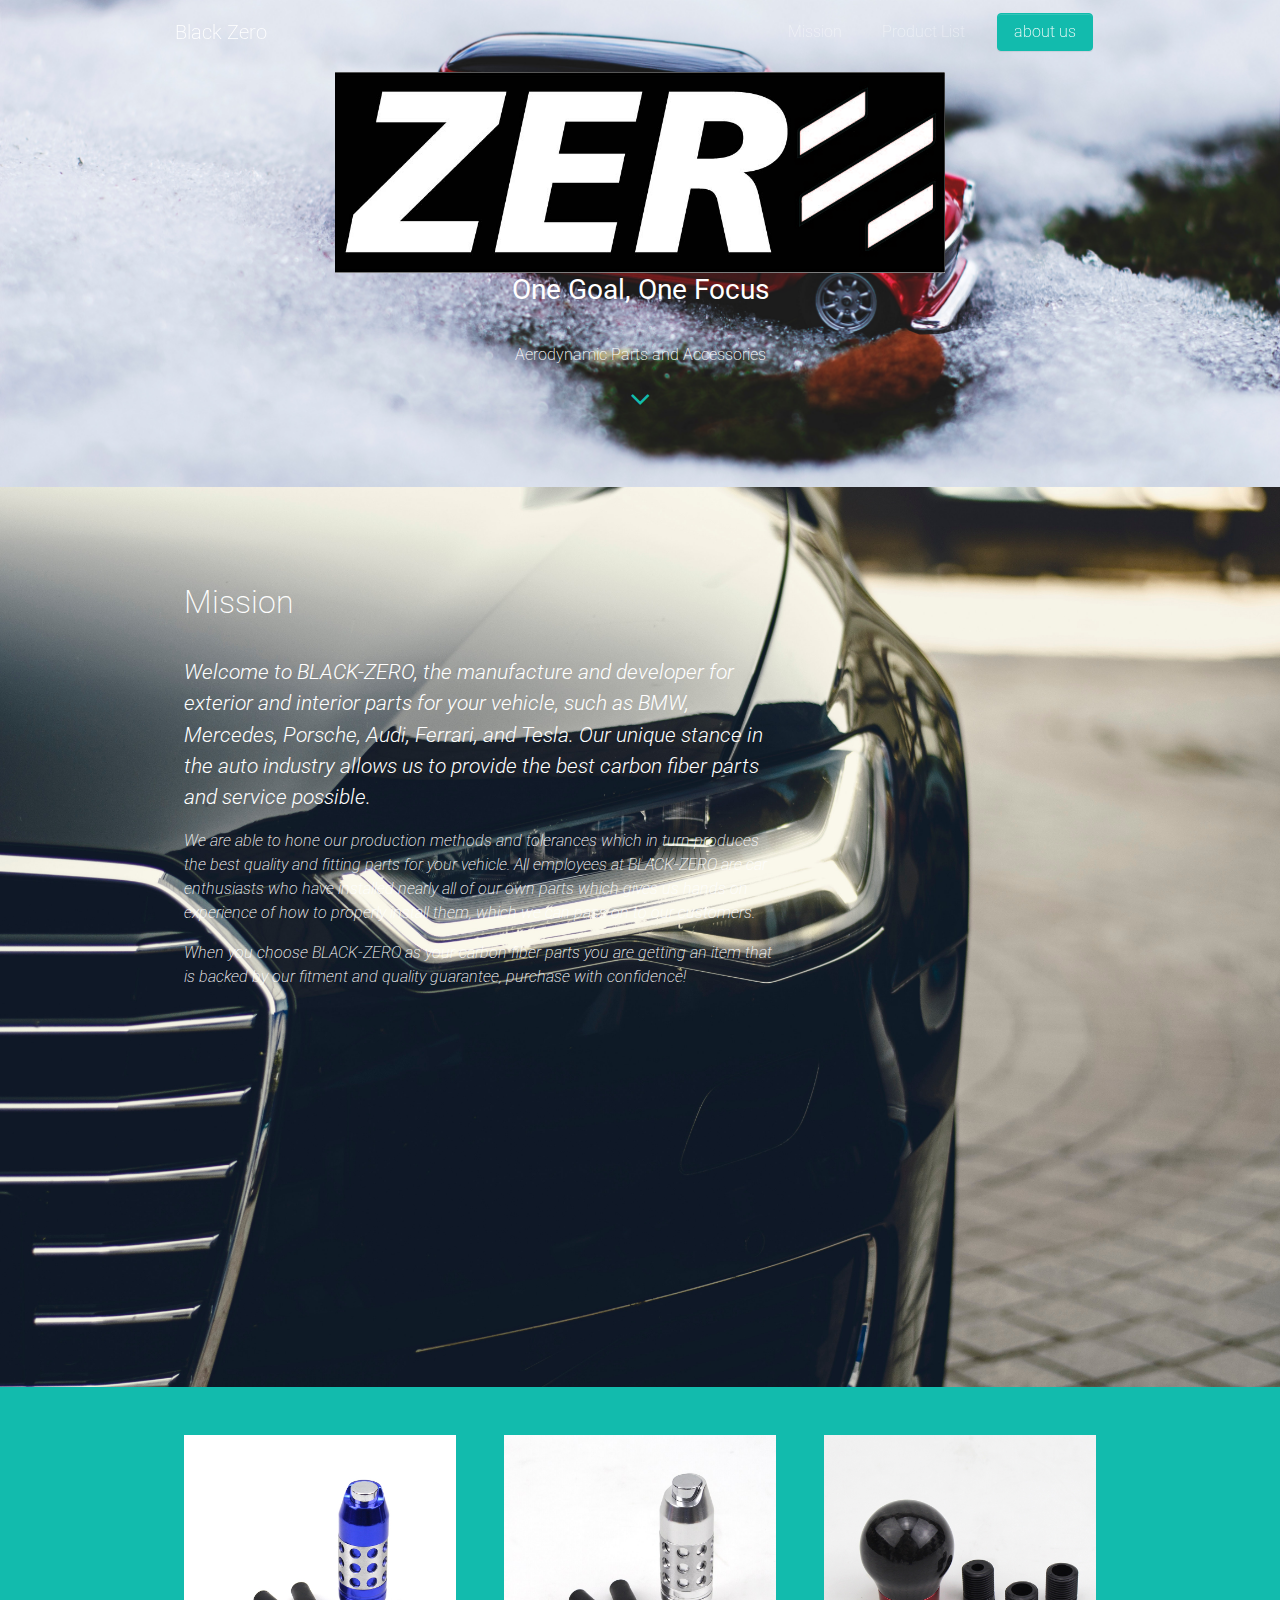
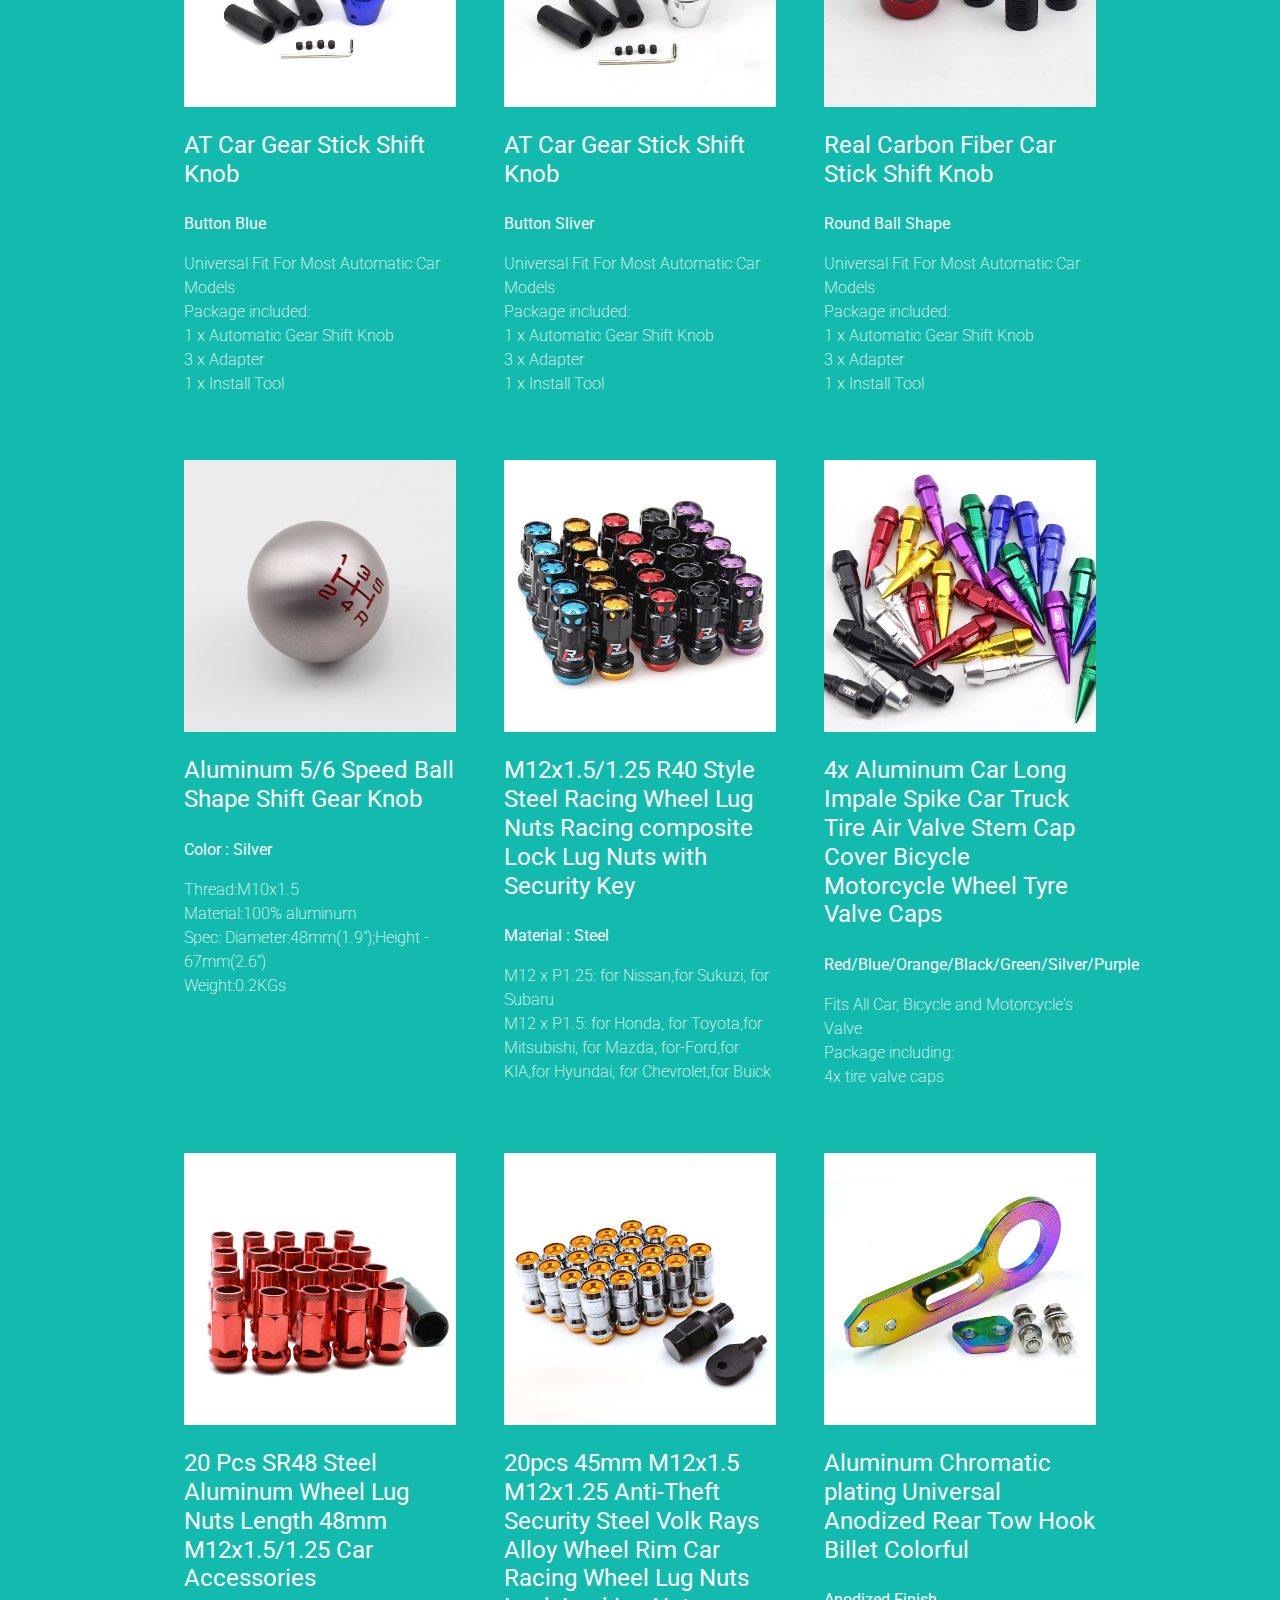
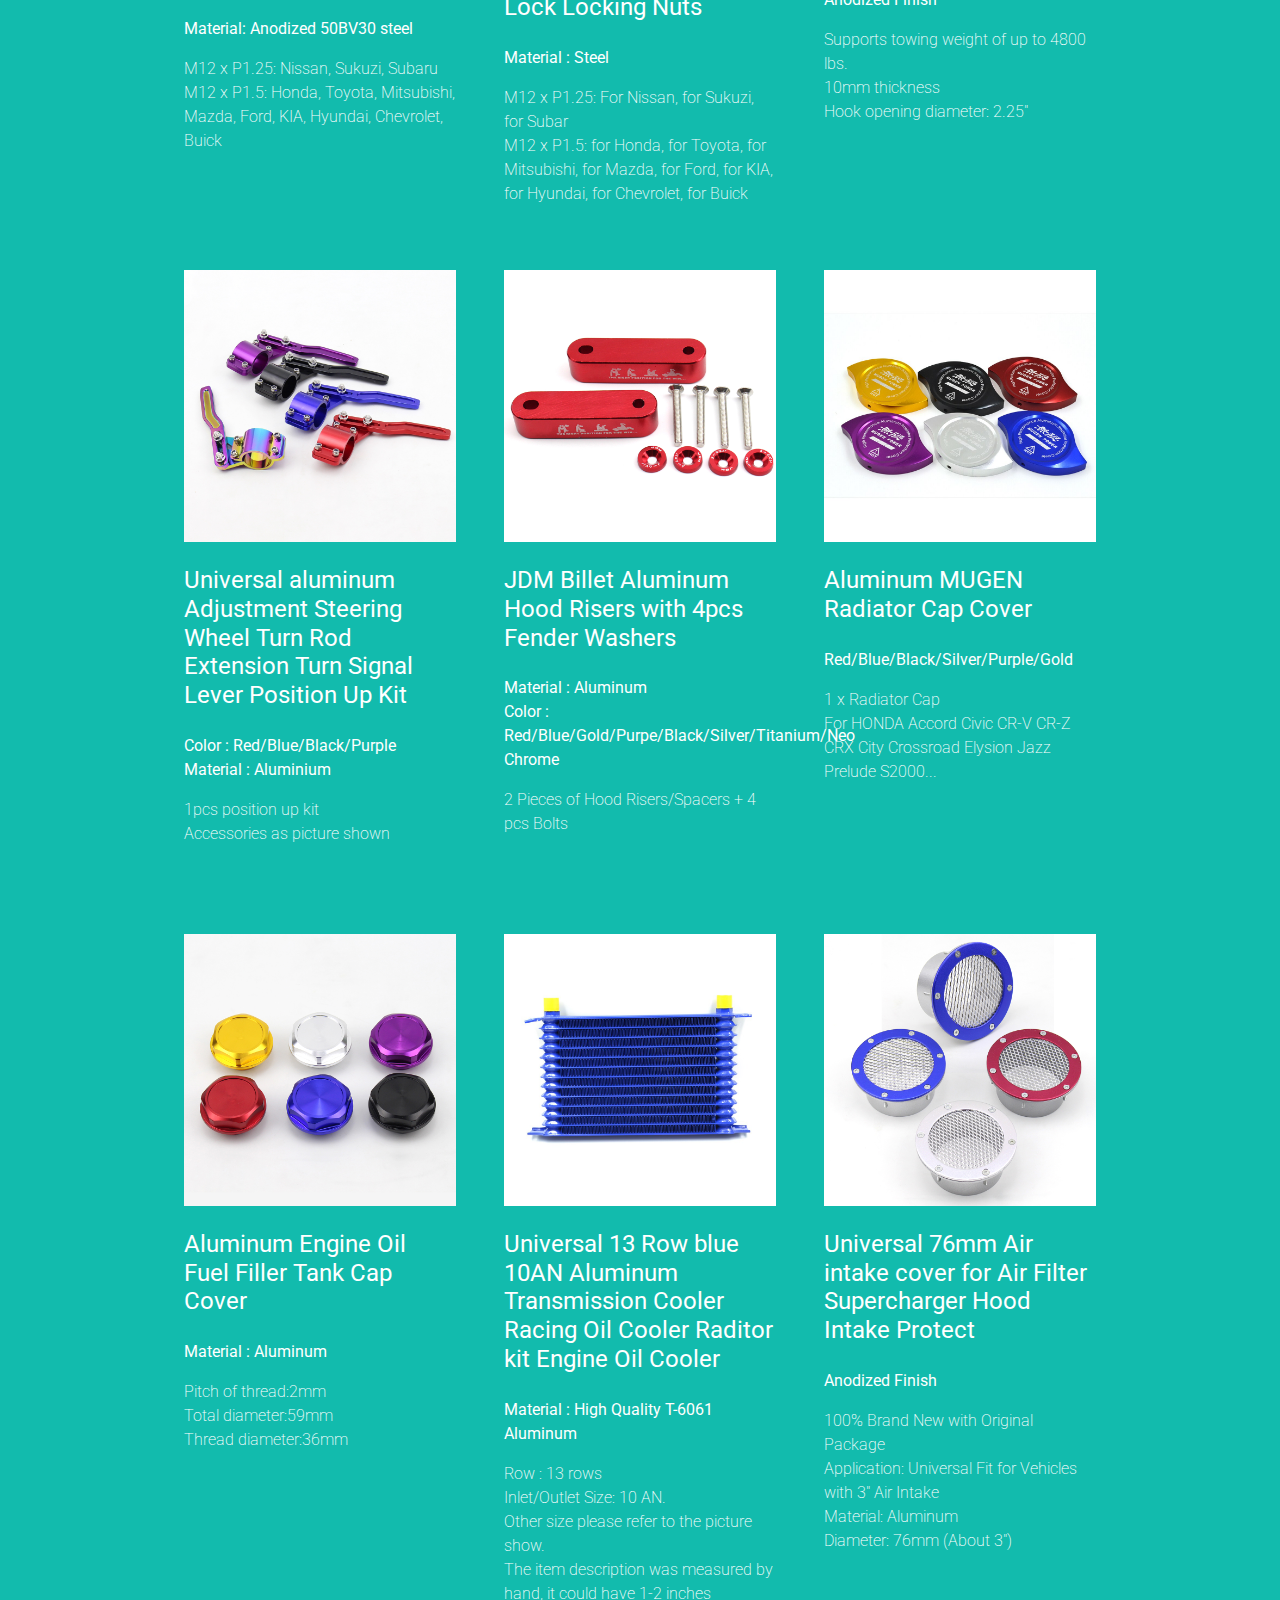
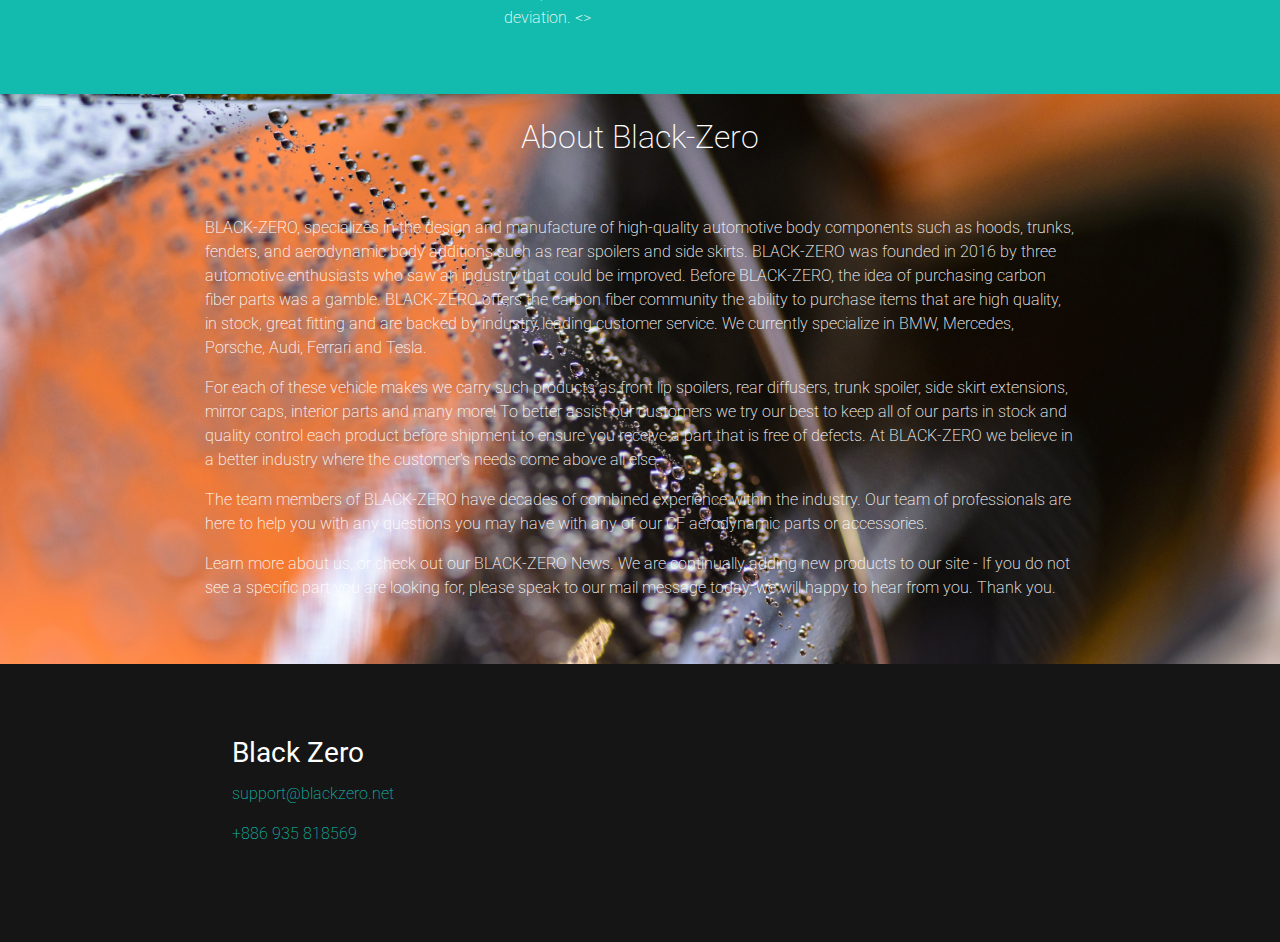
<file: index.html>
<!DOCTYPE html>
<html>

<head>
  <meta charset="utf-8">
  <meta name="viewport" content="width=device-width, initial-scale=1">
  <!-- PAGE settings -->
  <link rel="icon" href="assets/img/logo.ico">
  <title>Black Zero</title>
  <meta name="description" content="Black Zero Home Page">
  <meta name="keywords" content="Black Zero Home Page">
  <!-- CSS dependencies -->
  <link rel="stylesheet" href="https://cdnjs.cloudflare.com/ajax/libs/font-awesome/4.7.0/css/font-awesome.min.css" type="text/css">
  <link rel="stylesheet" href="aquamarine.css">
  <!-- Script: Make my navbar transparent when the document is scrolled to top -->
  <script src="js/navbar-ontop.js"></script>
  <!-- Script: Animated entrance -->
  <script src="js/animate-in.js"></script>
</head>

<body>
  <!-- Navbar -->
  <nav class="navbar navbar-expand-md navbar-dark fixed-top bg-dark">
    <div class="container"> <a class="navbar-brand" href="#">Black Zero</a> <button class="navbar-toggler navbar-toggler-right" type="button" data-toggle="collapse" data-target="#navbar2SupportedContent" aria-controls="navbar2SupportedContent" aria-expanded="false" aria-label="Toggle navigation"> <span class="navbar-toggler-icon"></span> </button>
      <div class="collapse navbar-collapse text-center justify-content-end" id="navbar2SupportedContent">
        <ul class="navbar-nav">
          <li class="nav-item mx-2"> <a class="nav-link" href="#mission">Mission</a> </li>
          <li class="nav-item mx-2"> <a class="nav-link" href="#product">Product List</a> </li>
        </ul> <a class="btn navbar-btn text-white mx-2 btn-primary" href="#us">about us</a>
      </div>
    </div>
  </nav>
  <!-- Cover -->
  <div class="py-5 text-center bg-fixed" style="	background-image: url(assets/img/vintage-car-on-snow-325680.jpg);	background-repeat: repeat;">
    <div class="container my-auto">
      <div class="row">
        <div class="mx-auto col-lg-8 col-md-8">
          <img class="img-fluid d-block" src="assets/img/Logo.jpg">
          <h3 class="mb-4 text-white"><b>One Goal, One Focus </b></h3>
          <p class="text-white">Aerodynamic Parts and Accessories</p>
        </div>
      </div>
    </div>
    <div class="container mt-auto">
      <div class="row">
        <div class="mx-auto col-lg-6 col-md-8 col-10">
          <a href="#mission"><i class="d-block fa fa-angle-down fa-2x"></i></a>
        </div>
      </div>
    </div>
  </div>
  <!-- Mission -->
  <div class="py-5 filter-dark cover bg-fixed" id="mission" style="	background-image: url(assets/img/auto-automobile-automotive-car-305070.jpg);	background-position: center bottom;	background-size: cover;	background-repeat: repeat;">
    <div class="container my-auto">
      <div class="row">
        <div class="col-md-8 p-3 text-white">
          <h2 class="mb-4">Mission</h2>
          <p class="lead">
            <i>
            Welcome to BLACK-ZERO, the manufacture and developer for exterior and interior parts for your vehicle, such as BMW, Mercedes, Porsche, Audi, Ferrari, and Tesla. Our unique stance in the auto industry allows us to provide the best carbon fiber parts and service possible.
            </i>
          </p>
          <p>  
            <i>
            We are able to hone our production methods and tolerances which in turn produces the best quality and fitting parts for your vehicle. All employees at BLACK-ZERO are car enthusiasts who have installed nearly all of our own parts which gives us hands on experience of how to properly install them, which we can pass on to our customers. 
            </i>  
          </p>
          <p>
            <i>
            When you choose BLACK-ZERO as your carbon fiber parts you are getting an item that is backed by our fitment and quality guarantee, purchase with confidence!
            </i>
          </p>
        </div>
      </div>
    </div>
  </div>
  <!-- Product -->
  <div class="py-3 bg-primary" id="product">
    <div class="container">
      <div class="row">
        <div class="col-md-4 col-6 p-3"> <img class="img-fluid d-block" src="assets/product/1.jpg">
          <h4 class="my-3"><b>AT Car Gear Stick Shift Knob</b> </h4>
          <p class=""><b>Button Blue</b></p>
          <p class="">Universal Fit For Most Automatic Car Models<br> Package included:<br> 1 x Automatic Gear Shift Knob<br> 3 x Adapter<br> 1 x Install Tool<br></p>
        </div>
        <div class="col-md-4 col-6 p-3"> <img class="img-fluid d-block" src="assets/product/2.jpg">
          <h4 class="my-3"><b>AT Car Gear Stick Shift Knob</b> </h4>
          <p><b>Button Sliver</b></p>
          <p>Universal Fit For Most Automatic Car Models<br> Package included:<br> 1 x Automatic Gear Shift Knob<br> 3 x Adapter<br> 1 x Install Tool<br></p>
        </div>
        <div class="col-md-4 col-6 p-3"> <img class="img-fluid d-block" src="assets/product/3.jpg">
          <h4 class="my-3"><b>Real Carbon Fiber Car Stick Shift Knob</b> </h4>
          <p><b>Round Ball Shape</b></p>
          <p>Universal Fit For Most Automatic Car Models<br> Package included:<br> 1 x Automatic Gear Shift Knob<br> 3 x Adapter<br> 1 x Install Tool<br></p>
        </div>
        <div class="col-md-4 col-6 p-3"> <img class="img-fluid d-block" src="assets/product/4.jpg">
          <h4 class="my-3"><b>Aluminum 5/6 Speed Ball Shape Shift Gear Knob</b> </h4>
          <p><b>Color : Silver</b></p>
          <p>Thread:M10x1.5<br> Material:100% aluminum<br> Spec: Diameter:48mm(1.9");Height - 67mm(2.6")<br> Weight:0.2KGs<br>
          </p>
        </div>
        <div class="col-md-4 col-6 p-3"> <img class="img-fluid d-block" src="assets/product/5.jpg">
          <h4 class="my-3"><b>M12x1.5/1.25 R40 Style Steel Racing Wheel Lug Nuts Racing composite Lock Lug Nuts with Security Key</b> </h4>
          <p><b>Material : Steel</b></p>
          <p>M12 x P1.25: for Nissan,for Sukuzi, for Subaru<br>M12 x P1.5: for Honda, for Toyota,for Mitsubishi, for Mazda, for-Ford,for KIA,for Hyundai, for Chevrolet,for Buick <br></p>
        </div>
        <div class="col-md-4 col-6 p-3"> <img class="img-fluid d-block" src="assets/product/6.jpg">
          <h4 class="my-3"><b>4x Aluminum Car Long Impale Spike Car Truck Tire Air Valve Stem Cap Cover Bicycle Motorcycle Wheel Tyre Valve Caps</b> </h4>
          <p><b>Red/Blue/Orange/Black/Green/Silver/Purple</b></p>
          <p> Fits All Car, Bicycle and Motorcycle's Valve<br> Package including:<br> 4x tire valve caps<br>
          </p>
        </div>
        <div class="col-md-4 col-6 p-3"> <img class="img-fluid d-block" src="assets/product/7.jpg">
          <h4 class="my-3"><b>20 Pcs SR48 Steel Aluminum Wheel Lug Nuts Length 48mm M12x1.5/1.25 Car Accessories</b> </h4>
          <p><b>Material: Anodized 50BV30 steel</b></p>
          <p>M12 x P1.25: Nissan, Sukuzi, Subaru<br> M12 x P1.5: Honda, Toyota, Mitsubishi, Mazda, Ford, KIA, Hyundai, Chevrolet, Buick<br>
          </p>
        </div>
        <div class="col-md-4 col-6 p-3"> <img class="img-fluid d-block" src="assets/product/8.jpg">
          <h4 class="my-3"><b>20pcs 45mm M12x1.5 M12x1.25 Anti-Theft Security Steel Volk Rays Alloy Wheel Rim Car Racing Wheel Lug Nuts Lock Locking Nuts</b> </h4>
          <p><b>Material : Steel</b></p>
          <p>M12 x P1.25: For Nissan, for Sukuzi, for Subar<br> M12 x P1.5: for Honda, for Toyota, for Mitsubishi, for Mazda, for Ford, for KIA, for Hyundai, for Chevrolet, for Buick<br>
          </p>
        </div>
        <div class="col-md-4 col-6 p-3"> <img class="img-fluid d-block" src="assets/product/9.jpg">
          <h4 class="my-3"><b>Aluminum Chromatic plating Universal Anodized Rear Tow Hook Billet Colorful</b> </h4>
          <p><b>Anodized Finish</b></p>
          <p>Supports towing weight of up to 4800 lbs.<br> 10mm thickness<br> Hook opening diameter: 2.25"<br>
          </p>
        </div>
        <div class="col-md-4 col-6 p-3"> <img class="img-fluid d-block" src="assets/product/10.jpg">
          <h4 class="my-3"><b>Universal aluminum Adjustment Steering Wheel Turn Rod Extension Turn Signal Lever Position Up Kit</b> </h4>
          <p><b>Color : Red/Blue/Black/Purple<br>Material : Aluminium</b><br></p>
          <p>1pcs position up kit<br> Accessories as picture shown<br>
            <br>
          </p>
        </div>
        <div class="col-md-4 col-6 p-3"> <img class="img-fluid d-block" src="assets/product/11.jpg">
          <h4 class="my-3"><b>JDM Billet Aluminum Hood Risers with 4pcs Fender Washers</b> </h4>
          <p><b>Material : Aluminum<br> Color : Red/Blue/Gold/Purpe/Black/Silver/Titanium/Neo Chrome<br>
            </b></p>
          <p> 2 Pieces of Hood Risers/Spacers + 4 pcs Bolts<br>
          </p>
        </div>
        <div class="col-md-4 col-6 p-3"> <img class="img-fluid d-block" src="assets/product/12.jpg">
          <h4 class="my-3"><b>Aluminum MUGEN Radiator Cap Cover</b> </h4>
          <p><b>Red/Blue/Black/Silver/Purple/Gold</b></p>
          <p> 1 x Radiator Cap <br> For HONDA Accord Civic CR-V CR-Z CRX City Crossroad Elysion Jazz Prelude S2000...<br>
          </p>
        </div>
        <div class="col-md-4 col-6 p-3"> <img class="img-fluid d-block" src="assets/product/13.jpg">
          <h4 class="my-3"><b>Aluminum Engine Oil Fuel Filler Tank Cap Cover</b> </h4>
          <p><b>Material : Aluminum</b></p>
          <p>Pitch of thread:2mm<br> Total diameter:59mm<br> Thread diameter:36mm<br>
            <br>
          </p>
        </div>
        <div class="col-md-4 col-6 p-3"> <img class="img-fluid d-block" src="assets/product/14.jpg">
          <h4 class="my-3"><b>Universal 13 Row blue 10AN Aluminum Transmission Cooler Racing Oil Cooler Raditor kit Engine Oil Cooler</b> </h4>
          <p><b>Material : High Quality T-6061 Aluminum</b></p>
          <p>Row : 13 rows<br> Inlet/Outlet Size: 10 AN.<br> Other size please refer to the picture show.<br> The item description was measured by hand, it could have 1-2 inches deviation. &lt;&gt; <br>
          </p>
        </div>
        <div class="col-md-4 col-6 p-3" style=""> <img class="img-fluid d-block" src="assets/product/16.jpg" style="">
          <h4 class="my-3"><b>Universal 76mm Air intake cover for Air Filter Supercharger Hood Intake Protect</b> </h4>
          <p><b>Anodized Finish</b></p>
          <p>100% Brand New with Original Package<br> Application: Universal Fit for Vehicles with 3" Air Intake<br> Material: Aluminum<br> Diameter: 76mm (About 3")<br>
            <br>
          </p>
        </div>
      </div>
    </div>
  </div>
  <!-- What -->
  <div id="what" style="	background-image: url(&quot;assets/img/blur-close-up-dewdrops-drops-248395.jpg&quot;);" class="py-3">
    <div class="container">
      <div class="row text-center">
        <div class="col-md-12 mx-auto px-4">
          <!--
          <h2 class="mb-4 text-white">What do we do</h2>
          <div class="row text-left">
            <div class="p-3 col-lg-4 col-md-2">
              <div class="row mb-3">
                <div class="text-center col-3"><i class="d-block mx-auto fa fa-4x fa-flask text-white"></i></div>
                <div class="align-self-center d-flex align-items-center px-0 px-md-2 col-9">
                  <h5 class="mb-0 text-white"><b>&nbsp; &nbsp;Test</b></h5>
                </div>
              </div>
              <p class="text-white">Lorem ipsum dolor sit amet, consectetur adipisici elit, sed eiusmod.</p>
            </div>
            <div class="p-3 col-lg-4 col-md-2">
              <div class="row mb-3">
                <div class="text-center col-3"><i class="d-block mx-auto fa fa-4x fa-fire text-white"></i></div>
                <div class="align-self-center d-flex align-items-center px-0 px-md-2 col-9">
                  <h5 class="mb-0 text-white"><b>&nbsp; Light up</b></h5>
                </div>
              </div>
              <p class="text-white">Ut enim ad minim veniam, quis nostrud exercitation ullamco laboris nisi ut aliquid.</p>
            </div>
            <div class="p-3 col-lg-4 col-md-2">
              <div class="row mb-3">
                <div class="text-center col-3"><i class="d-block mx-auto fa fa-4x fa-fighter-jet text-white"></i></div>
                <div class="align-self-center d-flex align-items-center px-0 px-md-2 col-9">
                  <h5 class="mb-0 text-white"><b>&nbsp; Rock it</b></h5>
                </div>
              </div>
              <p class="text-white">Quis aute iure reprehenderit in voluptate velit esse cillum dolore eu fugiat nulla pariatur.</p>
            </div>
          </div>
          -->
          <h2 class="mb-4 text-white">About Black-Zero</h2>
          <div class="row text-left text-white">
            <div class="p-3 col-lg-12 col-md-12">
              <p>
                BLACK-ZERO, specializes in the design and manufacture of high-quality automotive body components such as hoods, trunks, fenders, and aerodynamic body additions such as rear spoilers and side skirts. BLACK-ZERO was founded in 2016 by three automotive enthusiasts who saw an industry that could be improved. Before BLACK-ZERO, the idea of purchasing carbon fiber parts was a gamble. BLACK-ZERO offers the carbon fiber community the ability to purchase items that are high quality, in stock, great fitting and are backed by industry leading customer service. We currently specialize in BMW, Mercedes, Porsche, Audi, Ferrari and Tesla. 
              </p>
              <p>
                For each of these vehicle makes we carry such products as front lip spoilers, rear diffusers, trunk spoiler, side skirt extensions, mirror caps, interior parts and many more! To better assist our customers we try our best to keep all of our parts in stock and quality control each product before shipment to ensure you receive a part that is free of defects. At BLACK-ZERO we believe in a better industry where the customer's needs come above all else. 
              </p>
              <p>
                The team members of BLACK-ZERO have decades of combined experience within the industry. Our team of professionals are here to help you with any questions you may have with any of our CF aerodynamic parts or accessories. 
              </p>
              <p>
                Learn more about us, or check out our BLACK-ZERO News. We are continually adding new products to our site - If you do not see a specific part you are looking for, please speak to our mail message today, we will happy to hear from you. Thank you.
              </p>
              
            </div>
          </div>
        </div>         
      </div>
    </div>
  </div>
  <!-- us -->
  <div class="text-white bg-dark" id="us">
    <div class="container">
      <div class="row">
        <div class="p-5 col-md-6">
          <h3><b>Black Zero</b></h3>
          <p class="">
            <a href="#">support@blackzero.net</a>
          </p>
          <p class="mb-3">
            <a href="#">+886 935 818569</a>
          </p>
        </div>
      </div>
    </div>
  </div>
  <!-- Call to action -->
  <!-- Footer -->
  <!--
  <div class="pt-5 bg-dark">
    <div class="container">
      <div class="row">
        <div class="col-md-9">
          <p class="lead">Sign up to our newsletter for the latest news</p>
          <form class="form-inline">
            <div class="form-group"> <input type="email" class="form-control my-1 mr-1" placeholder="Your e-mail here"> </div> <button type="submit" class="btn my-1 btn-outline-primary">Subscribe</button> </form>
        </div>
        <div class="col-4 col-md-1 align-self-center my-3"> <a href="https://www.facebook.com" target="blank"><i class="fa fa-fw fa-facebook fa-3x text-white"></i></a> </div>
        <div class="col-4 col-md-1 align-self-center my-3"> <a href="https://twitter.com" target="blank"><i class="fa fa-fw fa-twitter fa-3x text-white"></i></a> </div>
        <div class="col-4 col-md-1 align-self-center my-3"> <a href="https://www.instagram.com" target="blank"><i class="fa fa-fw fa-instagram fa-3x text-white"></i></a> </div>
      </div>
      <div class="row">
        <div class="col-md-12 my-3 text-center">
          <p class="text-muted">© Copyright 2018 Pingendo - All rights reserved.</p>
        </div>
      </div>
    </div>
  </div>
  -->
  <!-- JavaScript dependencies -->
  <script src="https://code.jquery.com/jquery-3.3.1.min.js"></script>
  <script src="https://cdnjs.cloudflare.com/ajax/libs/popper.js/1.14.3/umd/popper.min.js" integrity="sha384-ZMP7rVo3mIykV+2+9J3UJ46jBk0WLaUAdn689aCwoqbBJiSnjAK/l8WvCWPIPm49" crossorigin="anonymous"></script>
  <script src="https://stackpath.bootstrapcdn.com/bootstrap/4.1.3/js/bootstrap.min.js" integrity="sha384-ChfqqxuZUCnJSK3+MXmPNIyE6ZbWh2IMqE241rYiqJxyMiZ6OW/JmZQ5stwEULTy" crossorigin="anonymous"></script>
  <!-- Script: Smooth scrolling between anchors in the same page -->
  <script src="js/smooth-scroll.js"></script>
  
</body>

</html>
</file>
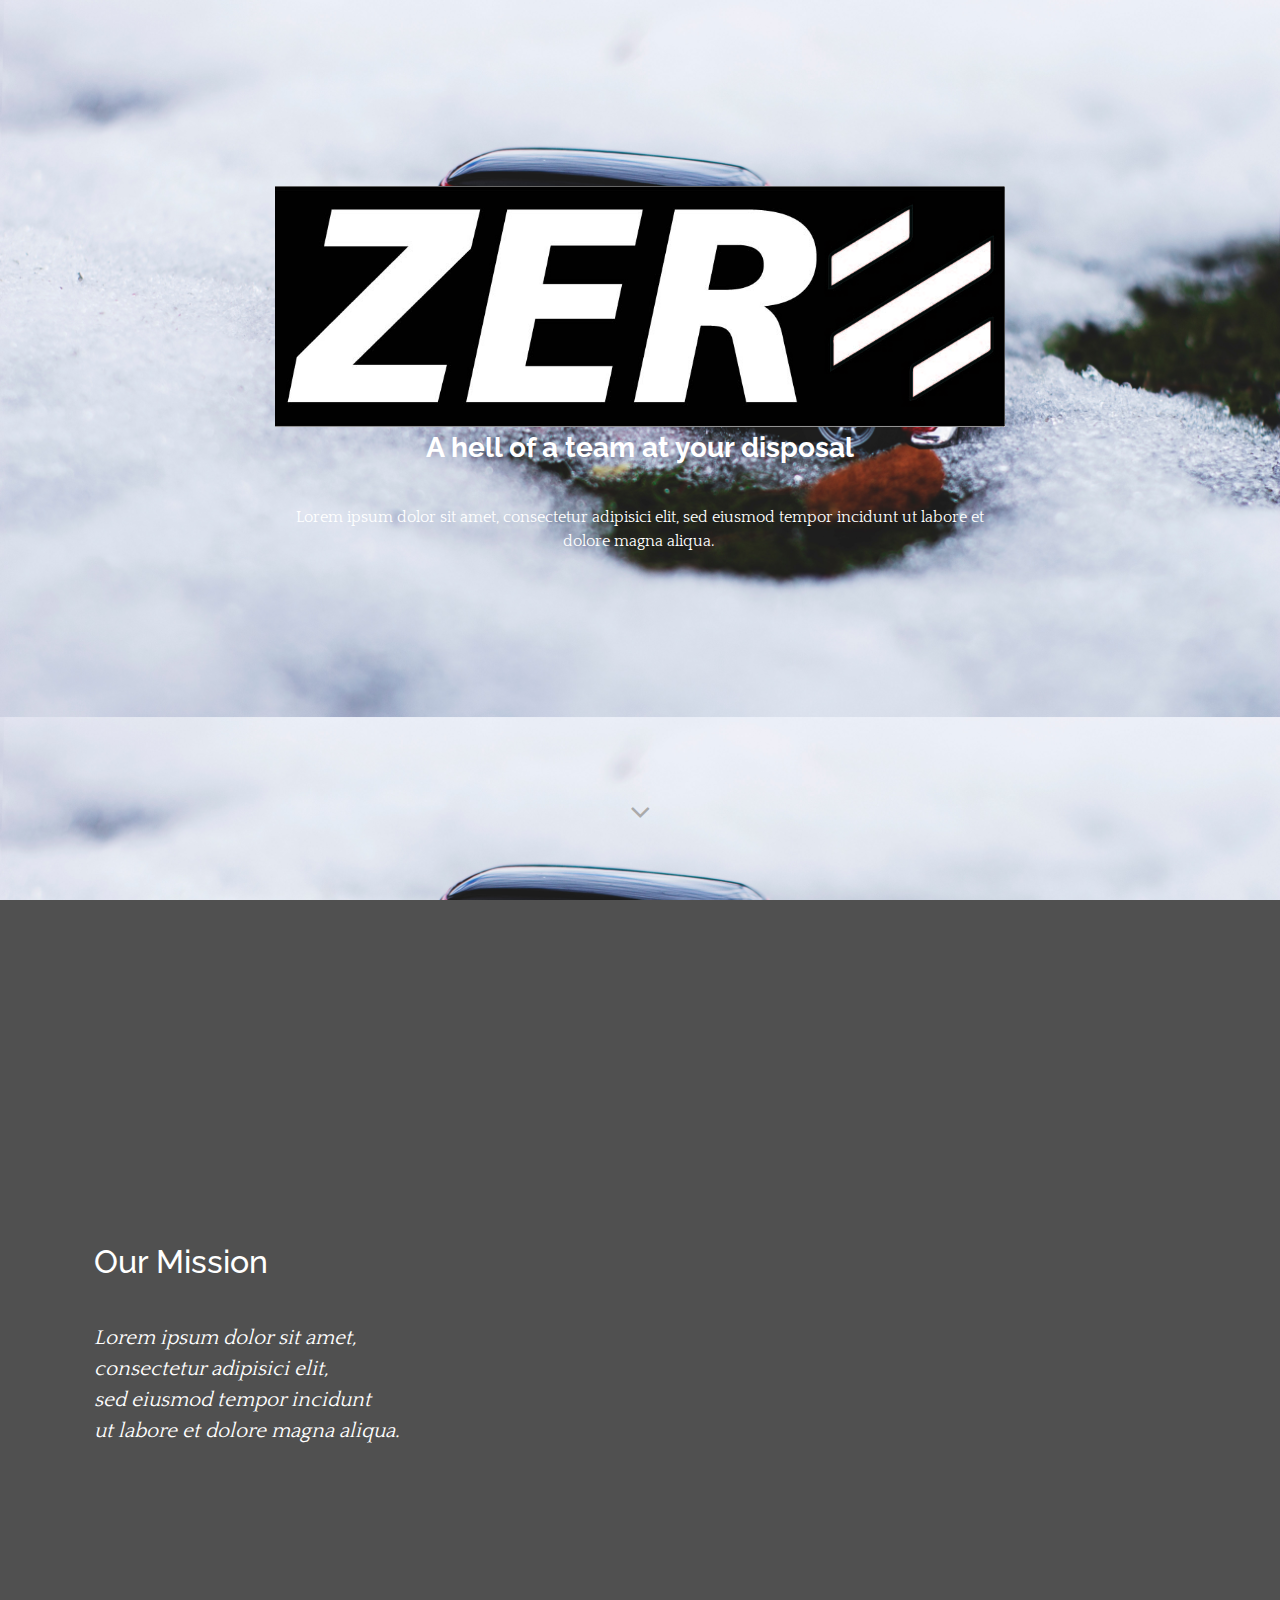
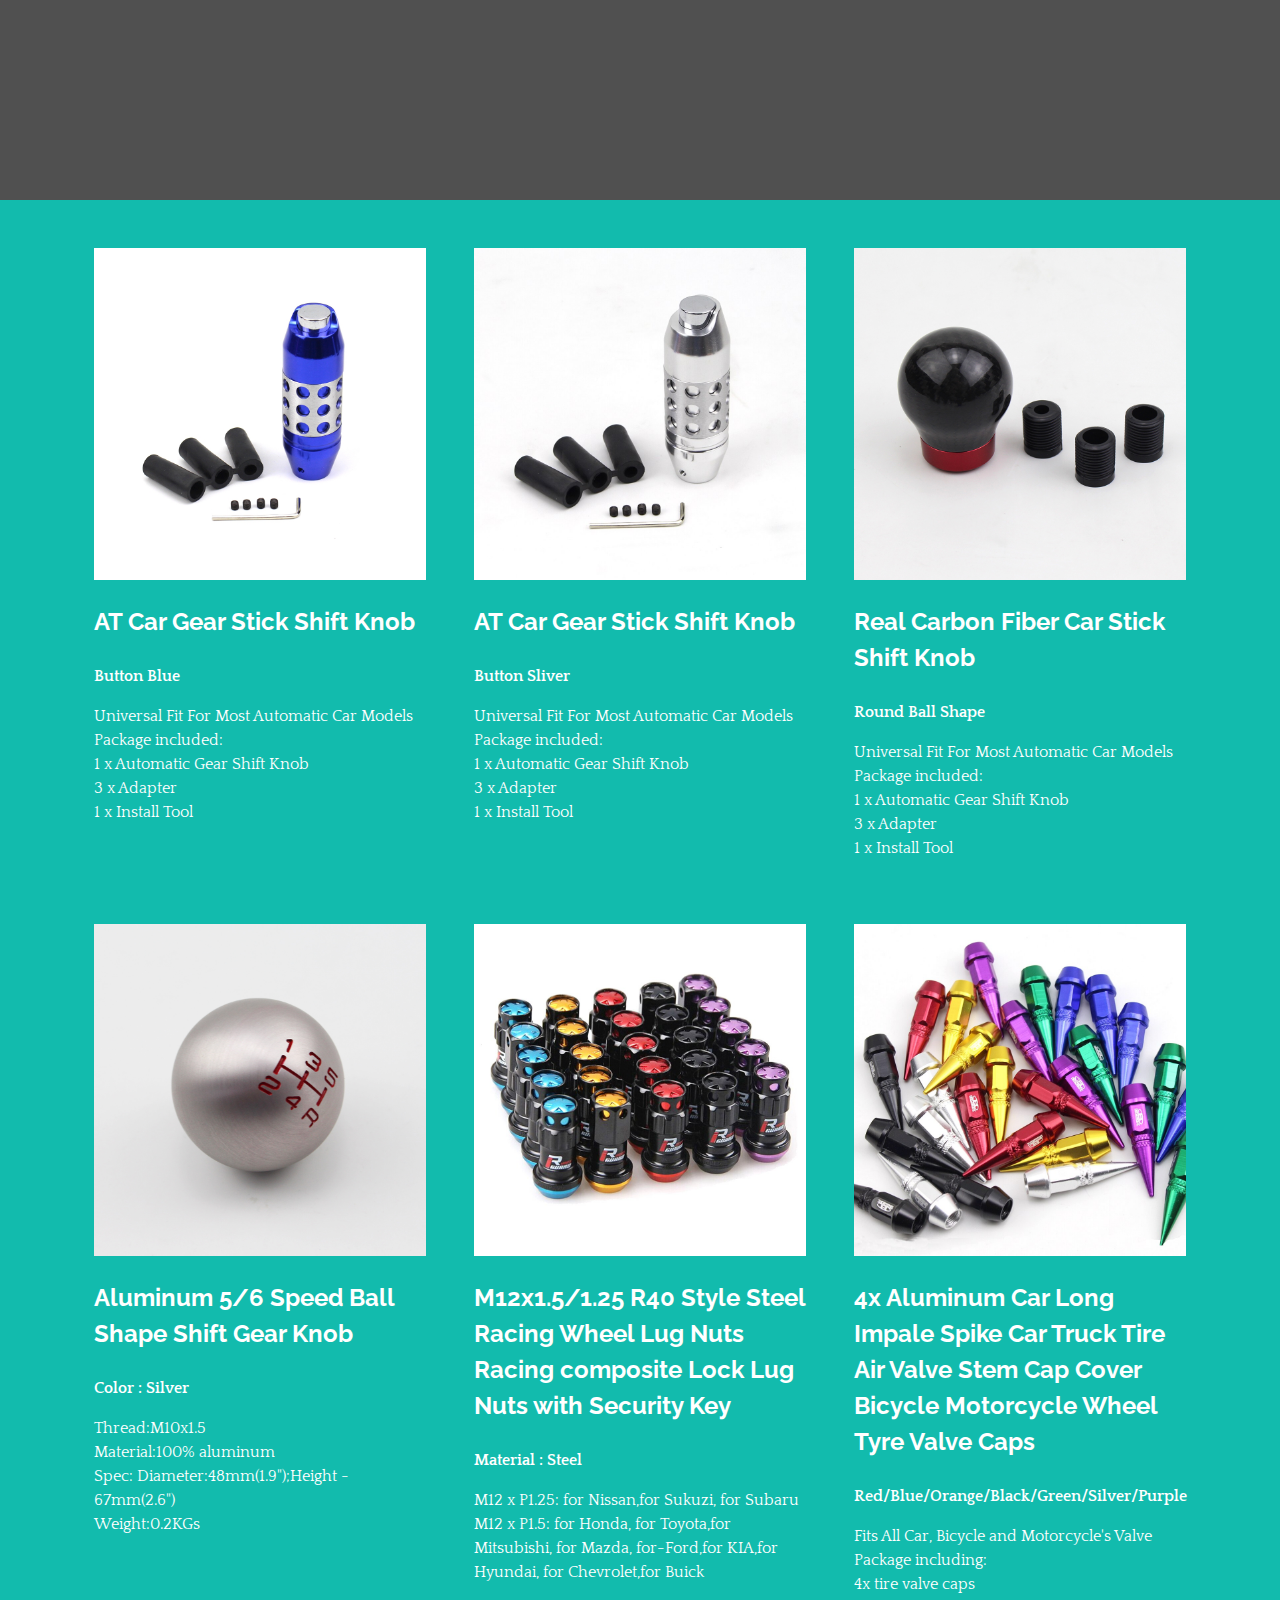
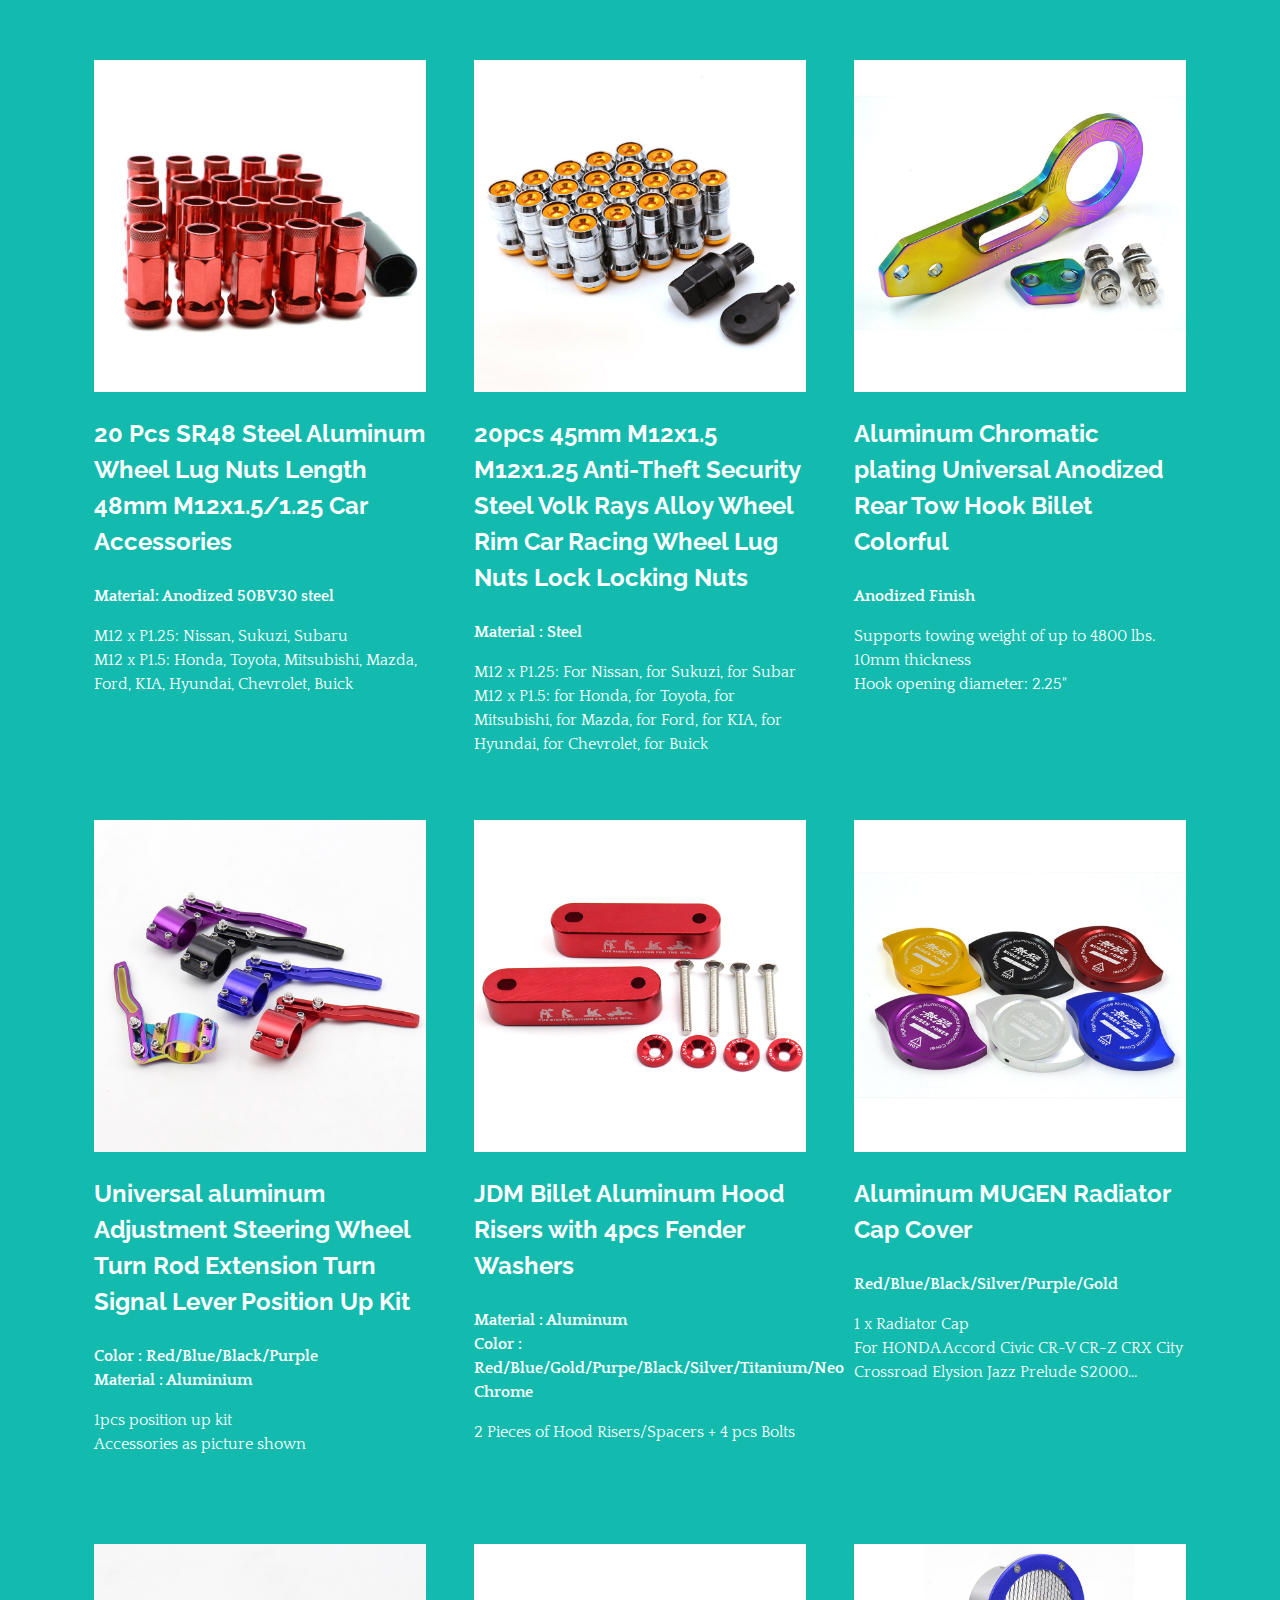
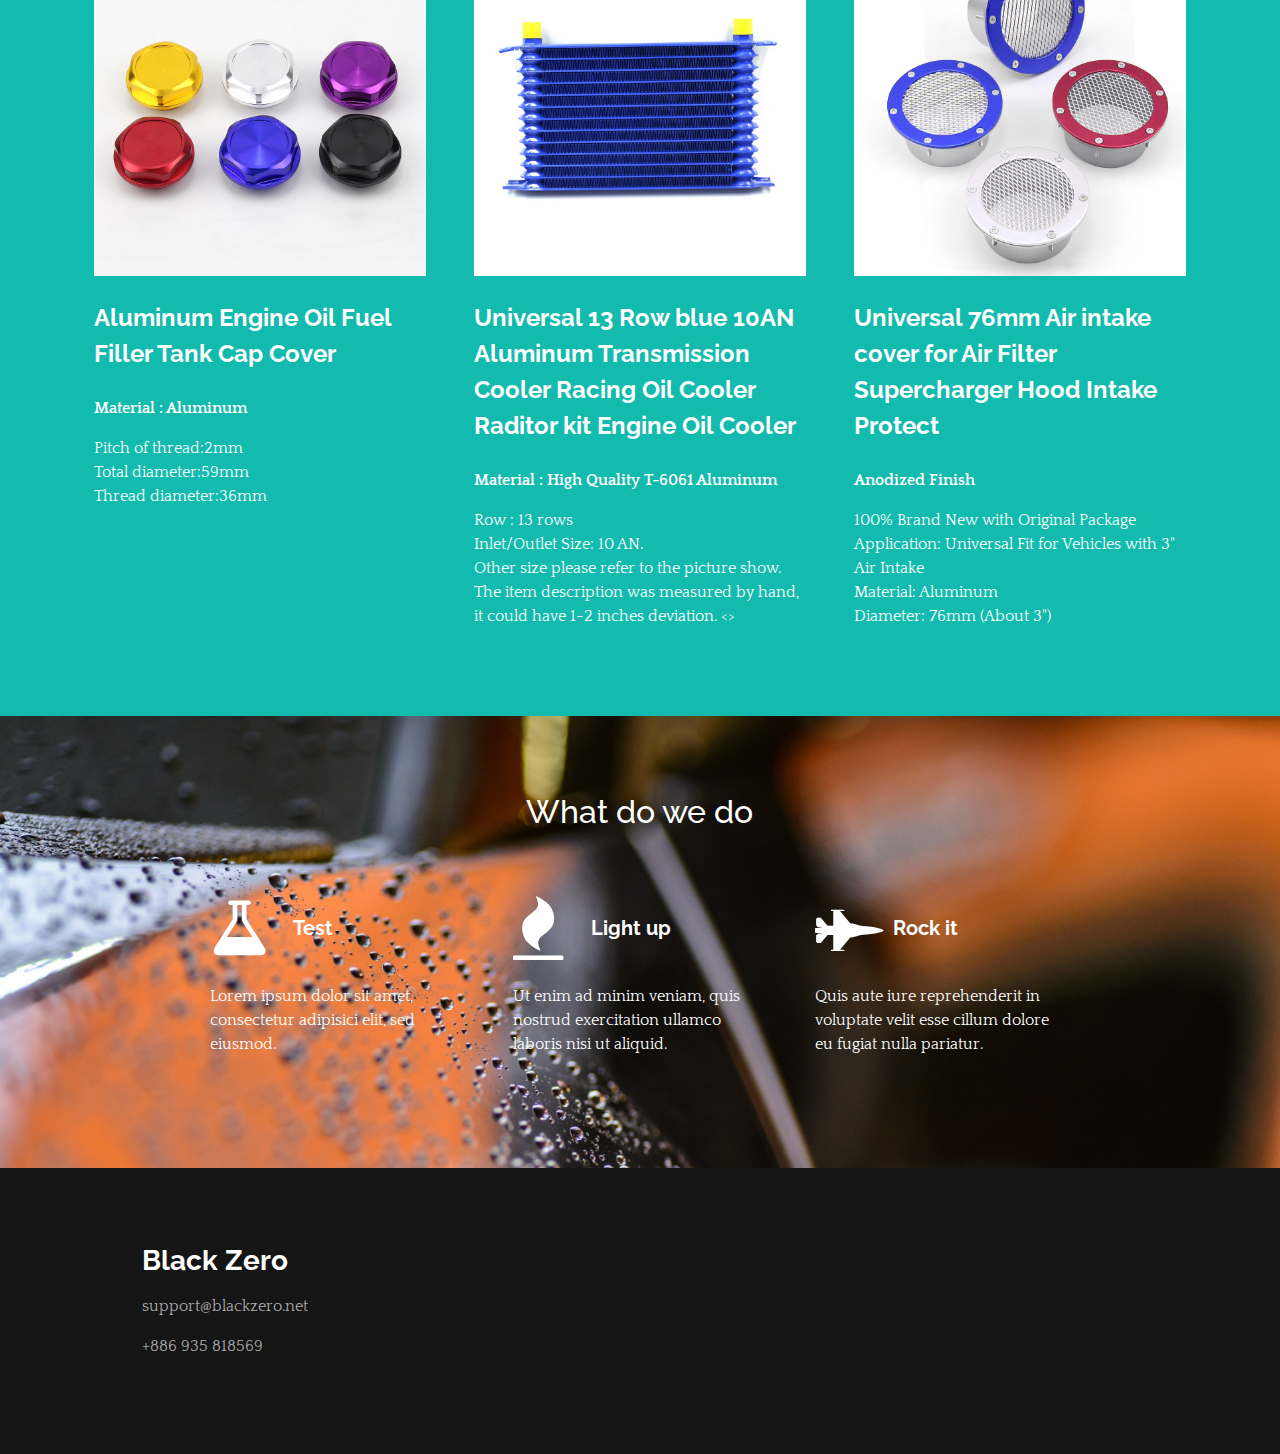
<file: index_old.html>
<!DOCTYPE html>
<html>

<head>
  <meta charset="utf-8">
  <meta name="viewport" content="width=device-width, initial-scale=1">
  <!-- PAGE settings -->
  <link rel="icon" href="assets/img/logo.ico">
  <title>Black Zero</title>
  <meta name="description" content="Black Zero Home Page">
  <meta name="keywords" content="Black Zero Home Page">
  <!-- CSS dependencies -->
  <link rel="stylesheet" href="https://cdnjs.cloudflare.com/ajax/libs/font-awesome/4.7.0/css/font-awesome.min.css" type="text/css">
  <link rel="stylesheet" href="colorful.css">
  <!-- Script: Navbar on-top -->
  <script src="js/navbar-ontop.js"></script>
  
</head>

<body>
  <nav class="navbar navbar-expand-md fixed-top navbar-dark bg-dark" style="">
    <div class="container">
      <a class="navbar-brand" href="#"><b>Black Zero</b></a>
      <button class="navbar-toggler navbar-toggler-right" type="button" data-toggle="collapse" data-target="#navbar3SupportedContent" aria-controls="navbar3SupportedContent" aria-expanded="false" aria-label="Toggle navigation"> <span class="navbar-toggler-icon"></span> </button>
      <div class="collapse navbar-collapse text-center justify-content-end" id="navbar3SupportedContent">
        <ul class="navbar-nav">
          <li class="nav-item">
            <a class="nav-link" href="#what">What</a>
          </li>
          <li class="nav-item">
            <a class="nav-link" href="#product">Product</a>
          </li>
        </ul>
        <a class="btn navbar-btn btn-outline-light" href="#us">Contact us</a>
      </div>
    </div>
  </nav>
  <div class="py-5 text-center cover d-flex flex-column bg-primary" style="	background-image: url(assets/img/vintage-car-on-snow-325680.jpg);	background-position: top left;	background-size: 100%;	background-repeat: repeat;">
    <div class="container my-auto">
      <div class="row">
        <div class="mx-auto col-lg-8 col-md-8">
          <img class="img-fluid d-block" src="assets/img/Logo.jpg">
          <h3 class="mb-4"><b>A hell of a team at your disposal</b></h3>
          <p>Lorem ipsum dolor sit amet, consectetur adipisici elit, sed eiusmod tempor incidunt ut labore et dolore magna aliqua.&nbsp;</p>
        </div>
      </div>
    </div>
    <div class="container mt-auto">
      <div class="row">
        <div class="mx-auto col-lg-6 col-md-8 col-10">
          <a href="#mission"><i class="d-block fa fa-angle-down fa-2x"></i></a>
        </div>
      </div>
    </div>
  </div>
  <div class="py-5 filter-dark cover bg-fixed" id="mission" style="	background-image: url(assets/img/auto-automobile-automotive-car-305070.jpg);	background-position: center bottom;	background-size: cover;	background-repeat: repeat;">
    <div class="container my-auto">
      <div class="row">
        <div class="col-md-8 p-3 text-white">
          <h2 class="mb-4">Our Mission</h2>
          <p class="lead"><i>Lorem ipsum dolor sit amet,&nbsp;<br>consectetur adipisici elit,&nbsp;<br>sed eiusmod tempor incidunt&nbsp;<br>ut labore et dolore magna aliqua.</i></p>
        </div>
      </div>
    </div>
  </div>
  <div class="py-3 bg-primary" id="product">
    <div class="container">
      <div class="row">
        <div class="col-md-4 col-6 p-3"> <img class="img-fluid d-block" src="assets/product/1.jpg">
          <h4 class="my-3"><b>AT Car Gear Stick Shift Knob</b> </h4>
          <p class=""><b>Button Blue</b></p>
          <p class="">Universal Fit For Most Automatic Car Models<br> Package included:<br> 1 x Automatic Gear Shift Knob<br> 3 x Adapter<br> 1 x Install Tool<br></p>
        </div>
        <div class="col-md-4 col-6 p-3"> <img class="img-fluid d-block" src="assets/product/2.jpg">
          <h4 class="my-3"><b>AT Car Gear Stick Shift Knob</b> </h4>
          <p><b>Button Sliver</b></p>
          <p>Universal Fit For Most Automatic Car Models<br> Package included:<br> 1 x Automatic Gear Shift Knob<br> 3 x Adapter<br> 1 x Install Tool<br></p>
        </div>
        <div class="col-md-4 col-6 p-3"> <img class="img-fluid d-block" src="assets/product/3.jpg">
          <h4 class="my-3"><b>Real Carbon Fiber Car Stick Shift Knob</b> </h4>
          <p><b>Round Ball Shape</b></p>
          <p>Universal Fit For Most Automatic Car Models<br> Package included:<br> 1 x Automatic Gear Shift Knob<br> 3 x Adapter<br> 1 x Install Tool<br></p>
        </div>
        <div class="col-md-4 col-6 p-3"> <img class="img-fluid d-block" src="assets/product/4.jpg">
          <h4 class="my-3"><b>Aluminum 5/6 Speed Ball Shape Shift Gear Knob</b> </h4>
          <p><b>Color : Silver</b></p>
          <p>Thread:M10x1.5<br> Material:100% aluminum<br> Spec: Diameter:48mm(1.9");Height - 67mm(2.6")<br> Weight:0.2KGs<br>
          </p>
        </div>
        <div class="col-md-4 col-6 p-3"> <img class="img-fluid d-block" src="assets/product/5.jpg">
          <h4 class="my-3"><b>M12x1.5/1.25 R40 Style Steel Racing Wheel Lug Nuts Racing composite Lock Lug Nuts with Security Key</b> </h4>
          <p><b>Material : Steel</b></p>
          <p>M12 x P1.25: for Nissan,for Sukuzi, for Subaru<br>M12 x P1.5: for Honda, for Toyota,for Mitsubishi, for Mazda, for-Ford,for KIA,for Hyundai, for Chevrolet,for Buick <br></p>
        </div>
        <div class="col-md-4 col-6 p-3"> <img class="img-fluid d-block" src="assets/product/6.jpg">
          <h4 class="my-3"><b>4x Aluminum Car Long Impale Spike Car Truck Tire Air Valve Stem Cap Cover Bicycle Motorcycle Wheel Tyre Valve Caps</b> </h4>
          <p><b>Red/Blue/Orange/Black/Green/Silver/Purple</b></p>
          <p> Fits All Car, Bicycle and Motorcycle's Valve<br> Package including:<br> 4x tire valve caps<br>
          </p>
        </div>
        <div class="col-md-4 col-6 p-3"> <img class="img-fluid d-block" src="assets/product/7.jpg">
          <h4 class="my-3"><b>20 Pcs SR48 Steel Aluminum Wheel Lug Nuts Length 48mm M12x1.5/1.25 Car Accessories</b> </h4>
          <p><b>Material: Anodized 50BV30 steel</b></p>
          <p>M12 x P1.25: Nissan, Sukuzi, Subaru<br> M12 x P1.5: Honda, Toyota, Mitsubishi, Mazda, Ford, KIA, Hyundai, Chevrolet, Buick<br>
          </p>
        </div>
        <div class="col-md-4 col-6 p-3"> <img class="img-fluid d-block" src="assets/product/8.jpg">
          <h4 class="my-3"><b>20pcs 45mm M12x1.5 M12x1.25 Anti-Theft Security Steel Volk Rays Alloy Wheel Rim Car Racing Wheel Lug Nuts Lock Locking Nuts</b> </h4>
          <p><b>Material : Steel</b></p>
          <p>M12 x P1.25: For Nissan, for Sukuzi, for Subar<br> M12 x P1.5: for Honda, for Toyota, for Mitsubishi, for Mazda, for Ford, for KIA, for Hyundai, for Chevrolet, for Buick<br>
          </p>
        </div>
        <div class="col-md-4 col-6 p-3"> <img class="img-fluid d-block" src="assets/product/9.jpg">
          <h4 class="my-3"><b>Aluminum Chromatic plating Universal Anodized Rear Tow Hook Billet Colorful</b> </h4>
          <p><b>Anodized Finish</b></p>
          <p>Supports towing weight of up to 4800 lbs.<br> 10mm thickness<br> Hook opening diameter: 2.25"<br>
          </p>
        </div>
        <div class="col-md-4 col-6 p-3"> <img class="img-fluid d-block" src="assets/product/10.jpg">
          <h4 class="my-3"><b>Universal aluminum Adjustment Steering Wheel Turn Rod Extension Turn Signal Lever Position Up Kit</b> </h4>
          <p><b>Color : Red/Blue/Black/Purple<br>Material : Aluminium</b><br></p>
          <p>1pcs position up kit<br> Accessories as picture shown<br>
            <br>
          </p>
        </div>
        <div class="col-md-4 col-6 p-3"> <img class="img-fluid d-block" src="assets/product/11.jpg">
          <h4 class="my-3"><b>JDM Billet Aluminum Hood Risers with 4pcs Fender Washers</b> </h4>
          <p><b>Material : Aluminum<br> Color : Red/Blue/Gold/Purpe/Black/Silver/Titanium/Neo Chrome<br>
            </b></p>
          <p> 2 Pieces of Hood Risers/Spacers + 4 pcs Bolts<br>
          </p>
        </div>
        <div class="col-md-4 col-6 p-3"> <img class="img-fluid d-block" src="assets/product/12.jpg">
          <h4 class="my-3"><b>Aluminum MUGEN Radiator Cap Cover</b> </h4>
          <p><b>Red/Blue/Black/Silver/Purple/Gold</b></p>
          <p> 1 x Radiator Cap <br> For HONDA Accord Civic CR-V CR-Z CRX City Crossroad Elysion Jazz Prelude S2000...<br>
          </p>
        </div>
        <div class="col-md-4 col-6 p-3"> <img class="img-fluid d-block" src="assets/product/13.jpg">
          <h4 class="my-3"><b>Aluminum Engine Oil Fuel Filler Tank Cap Cover</b> </h4>
          <p><b>Material : Aluminum</b></p>
          <p>Pitch of thread:2mm<br> Total diameter:59mm<br> Thread diameter:36mm<br>
            <br>
          </p>
        </div>
        <div class="col-md-4 col-6 p-3"> <img class="img-fluid d-block" src="assets/product/14.jpg">
          <h4 class="my-3"><b>Universal 13 Row blue 10AN Aluminum Transmission Cooler Racing Oil Cooler Raditor kit Engine Oil Cooler</b> </h4>
          <p><b>Material : High Quality T-6061 Aluminum</b></p>
          <p>Row : 13 rows<br> Inlet/Outlet Size: 10 AN.<br> Other size please refer to the picture show.<br> The item description was measured by hand, it could have 1-2 inches deviation. &lt;&gt; <br>
          </p>
        </div>
        <div class="col-md-4 col-6 p-3" style=""> <img class="img-fluid d-block" src="assets/product/16.jpg" style="">
          <h4 class="my-3"><b>Universal 76mm Air intake cover for Air Filter Supercharger Hood Intake Protect</b> </h4>
          <p><b>Anodized Finish</b></p>
          <p>100% Brand New with Original Package<br> Application: Universal Fit for Vehicles with 3" Air Intake<br> Material: Aluminum<br> Diameter: 76mm (About 3")<br>
            <br>
          </p>
        </div>
      </div>
    </div>
  </div>
  <div class="py-5 bg-light" id="what" style="	background-image: url(assets/img/blur-close-up-dewdrops-drops-248395.jpg);	background-position: top left;	background-size: 100%;	background-repeat: repeat;">
    <div class="container">
      <div class="row text-center">
        <div class="col-md-10 mx-auto px-4">
          <h2 class="mb-4 text-white">What do we do</h2>
          <div class="row text-left">
            <div class="p-3 col-lg-4 col-md-6">
              <div class="row mb-3">
                <div class="text-center col-3"><i class="d-block mx-auto fa fa-4x fa-flask text-white"></i></div>
                <div class="align-self-center d-flex align-items-center px-0 px-md-2 col-9">
                  <h5 class="mb-0 text-white"><b>&nbsp; &nbsp;Test</b></h5>
                </div>
              </div>
              <p class="text-white">Lorem ipsum dolor sit amet, consectetur adipisici elit, sed eiusmod.</p>
            </div>
            <div class="p-3 col-lg-4 col-md-6">
              <div class="row mb-3">
                <div class="text-center col-3"><i class="d-block mx-auto fa fa-4x fa-fire text-white"></i></div>
                <div class="align-self-center d-flex align-items-center px-0 px-md-2 col-9">
                  <h5 class="mb-0 text-white"><b>&nbsp; Light up</b></h5>
                </div>
              </div>
              <p class="text-white">Ut enim ad minim veniam, quis nostrud exercitation ullamco laboris nisi ut aliquid.</p>
            </div>
            <div class="p-3 col-lg-4">
              <div class="row mb-3">
                <div class="text-center col-3"><i class="d-block mx-auto fa fa-4x fa-fighter-jet text-white"></i></div>
                <div class="align-self-center d-flex align-items-center px-0 px-md-2 col-9">
                  <h5 class="mb-0 text-white"><b>&nbsp; Rock it</b></h5>
                </div>
              </div>
              <p class="text-white">Quis aute iure reprehenderit in voluptate velit esse cillum dolore eu fugiat nulla pariatur.</p>
            </div>
          </div>
        </div>
      </div>
    </div>
  </div>
  <div class="text-white bg-dark" id="us">
    <div class="container">
      <div class="row">
        <div class="p-5 col-md-6">
          <h3><b>Black Zero</b></h3>
          <p class="">
            <a href="#">support@blackzero.net</a>
          </p>
          <p class="mb-3">
            <a href="#">+886 935 818569</a>
          </p>
        </div>
        <div class="p-5 col-md-6">
        </div>
      </div>
    </div>
  </div>
  <script src="https://code.jquery.com/jquery-3.3.1.slim.min.js"></script>
  <script src="https://cdnjs.cloudflare.com/ajax/libs/popper.js/1.14.3/umd/popper.min.js" integrity="sha384-ZMP7rVo3mIykV+2+9J3UJ46jBk0WLaUAdn689aCwoqbBJiSnjAK/l8WvCWPIPm49" crossorigin="anonymous"></script>
  <script src="https://stackpath.bootstrapcdn.com/bootstrap/4.1.3/js/bootstrap.min.js" integrity="sha384-ChfqqxuZUCnJSK3+MXmPNIyE6ZbWh2IMqE241rYiqJxyMiZ6OW/JmZQ5stwEULTy" crossorigin="anonymous"></script>
  <!-- Script: Smooth scrolling between anchors in the same page -->
  <script src="js/smooth-scroll.js"></script>
  
</body>

</html>
</file>
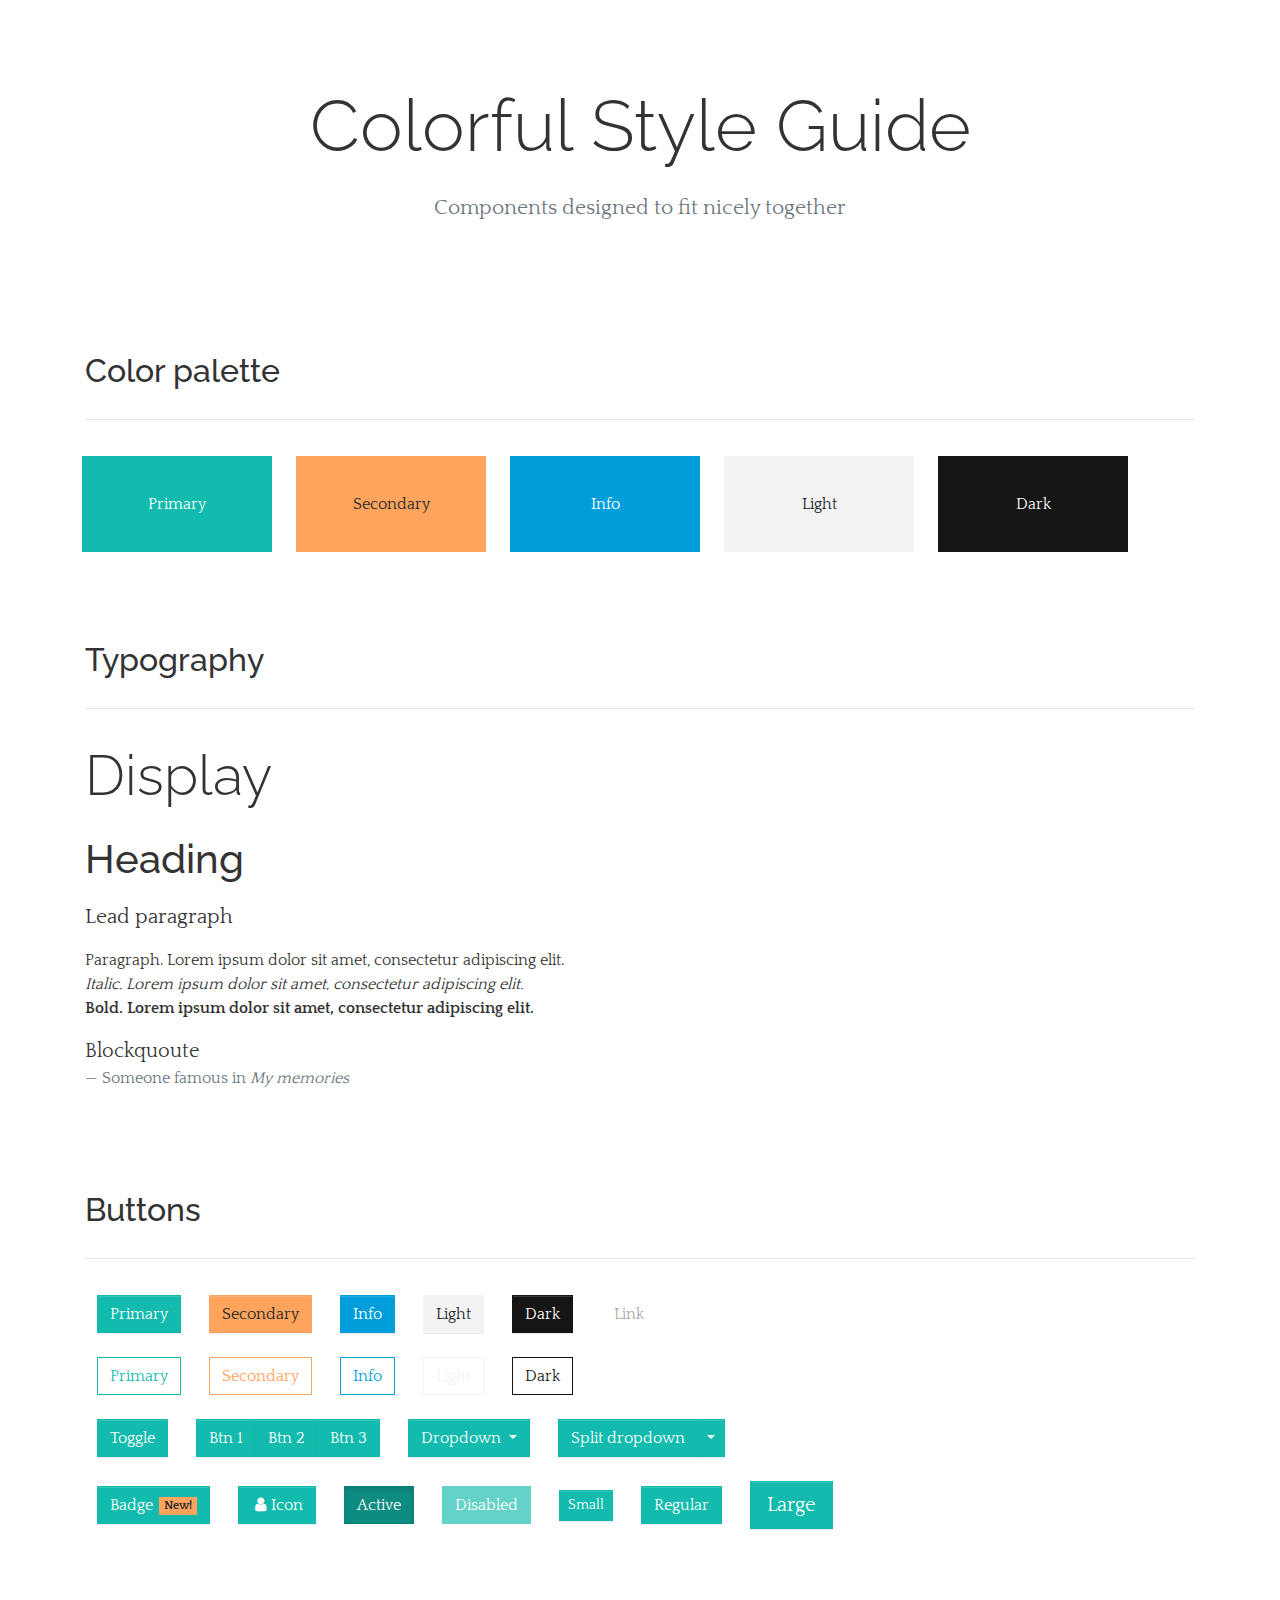
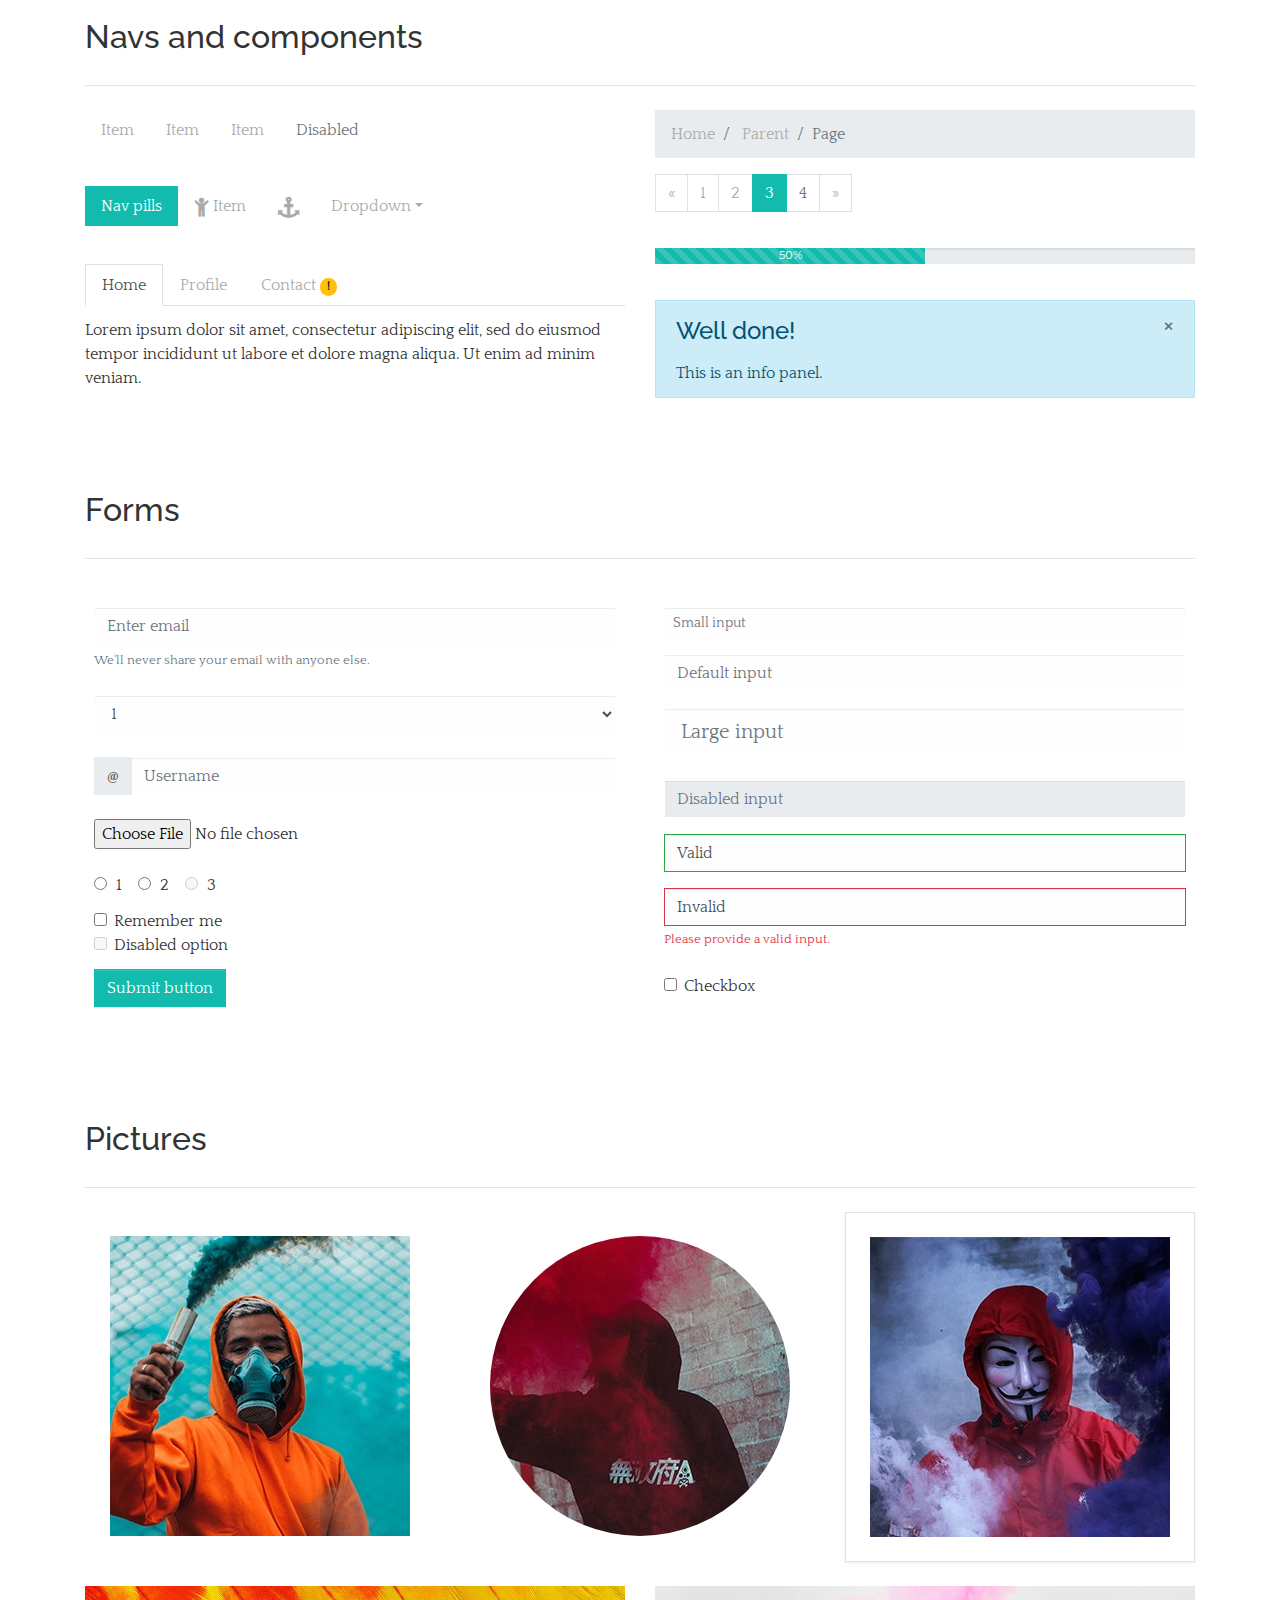
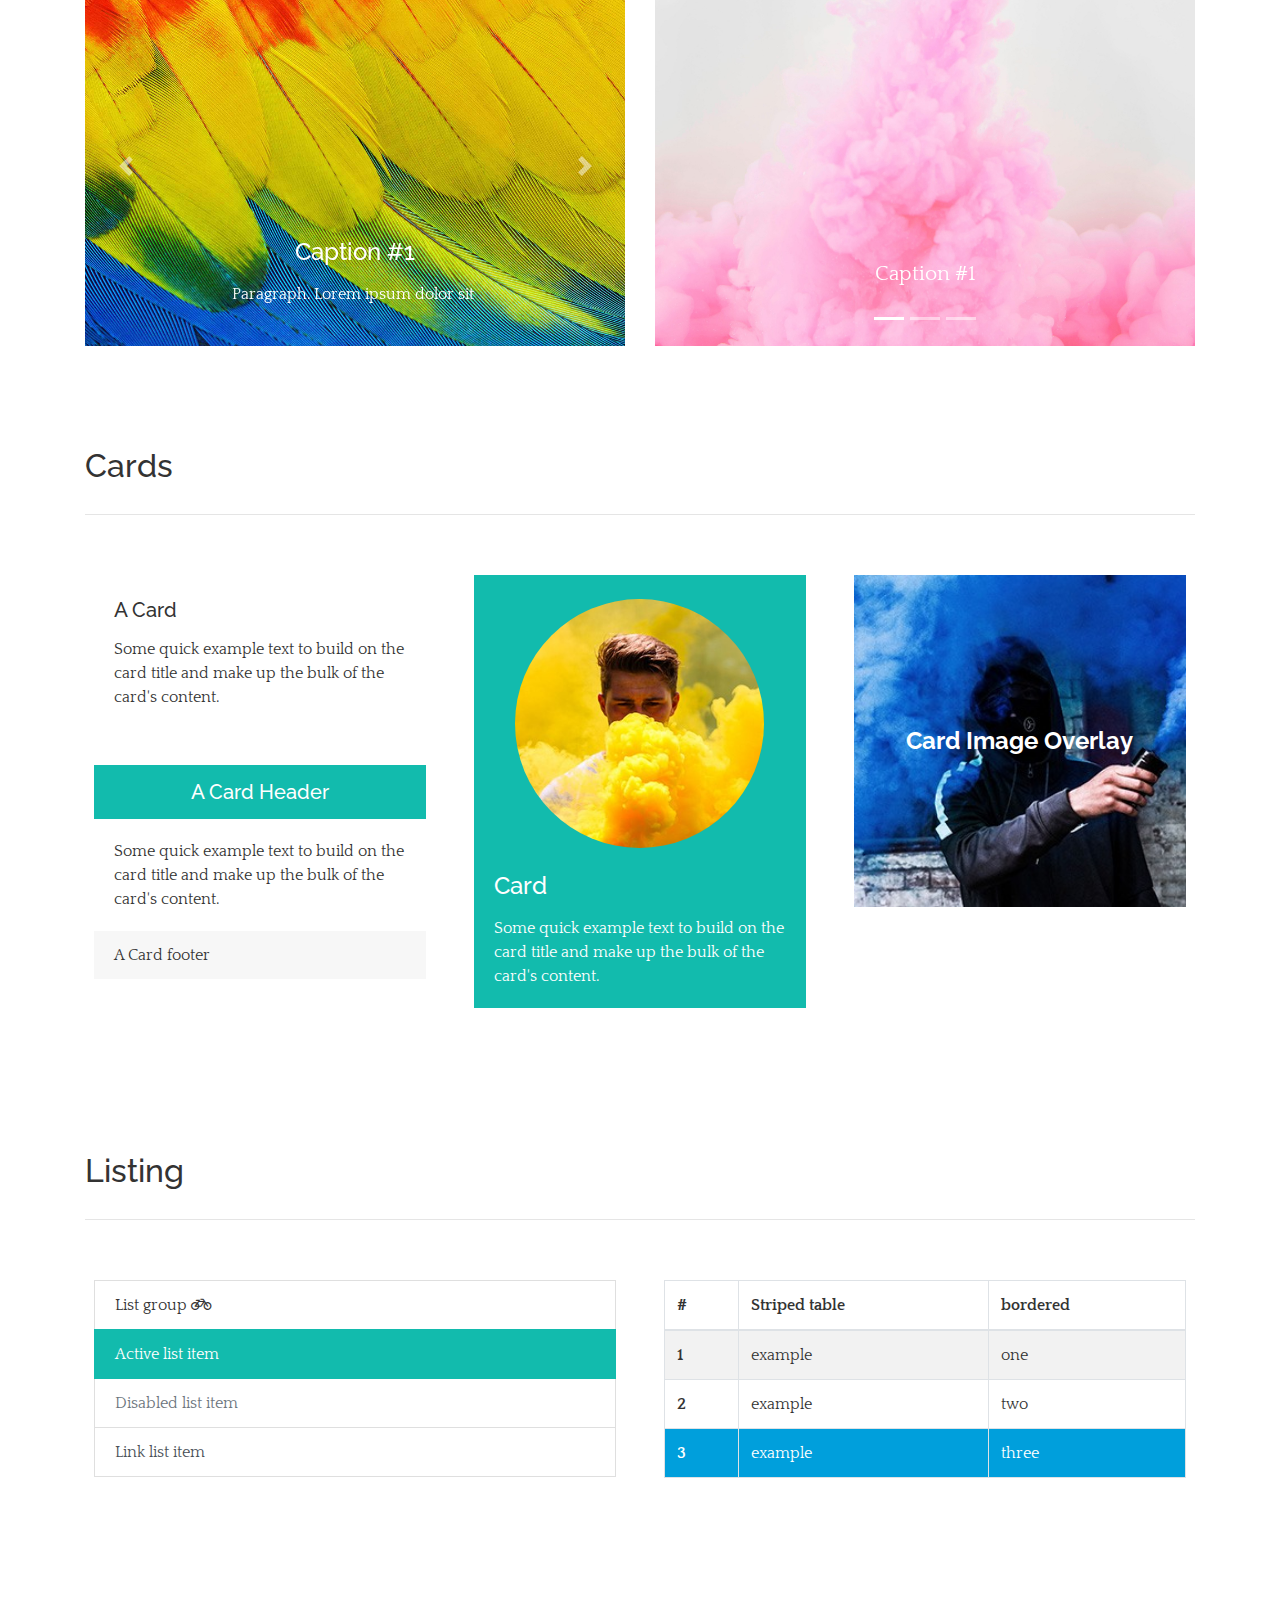
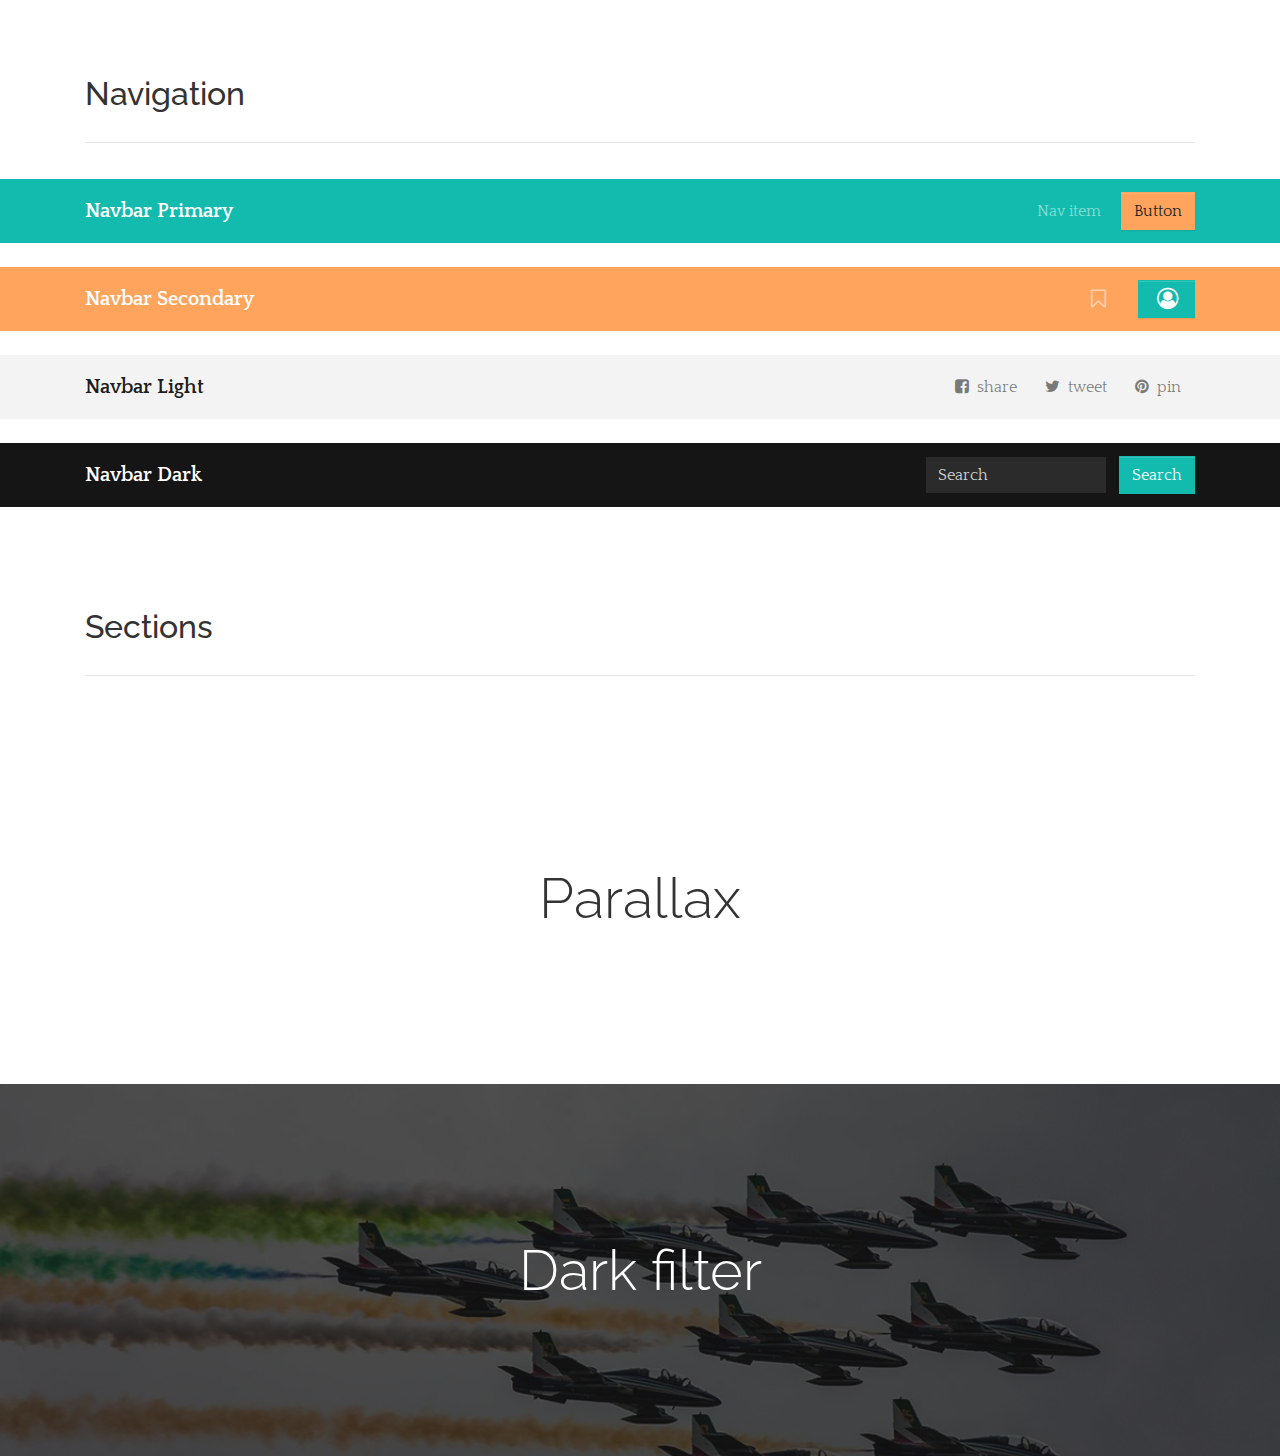
<file: styleguide.html>
<!DOCTYPE html>
<html>

<head>
  <meta charset="utf-8">
  <meta name="viewport" content="width=device-width, initial-scale=1">
  <!-- PAGE settings -->
  <link rel="icon" href="https://templates.pingendo.com/assets/Pingendo_favicon.ico">
  <title>Styleguide</title>
  <meta name="author" content="Pingendo">
  <!-- CSS dependencies -->
  <link rel="stylesheet" href="https://cdnjs.cloudflare.com/ajax/libs/font-awesome/4.7.0/css/font-awesome.min.css" type="text/css">
  <link rel="stylesheet" href="colorful.css" type="text/css"> </head>

<body>
  <div class="py-5 text-center">
    <div class="container">
      <div class="row">
        <div class="col-12">
          <h1 class="display-3 text-capitalize">colorful style guide</h1>
          <p class="lead text-muted">Components designed to fit nicely together </p>
        </div>
      </div>
    </div>
  </div>
  <div class="py-4">
    <div class="container">
      <div class="row">
        <div class="col-12">
          <h2>Color palette</h2>
          <hr>
          <div class="row text-center">
            <div class="col-md-2 bg-primary m-2">
              <p class="m-0 p-4">Primary</p>
            </div>
            <div class="col-md-2 bg-secondary m-2">
              <p class="m-0 p-4">Secondary</p>
            </div>
            <div class="col-md-2 bg-info m-2">
              <p class="m-0 p-4">Info</p>
            </div>
            <div class="col-md-2 bg-light m-2">
              <p class="m-0 p-4">Light</p>
            </div>
            <div class="col-md-2 bg-dark m-2">
              <p class="m-0 p-4">Dark</p>
            </div>
          </div>
        </div>
      </div>
    </div>
  </div>
  <div class="py-4">
    <div class="container">
      <div class="row">
        <div class="col-12">
          <h2>Typography</h2>
          <hr>
          <h1 class="display-4"> Display </h1>
          <h1>Heading</h1>
          <p class="lead">Lead paragraph </p>
          <p>Paragraph. Lorem ipsum dolor sit amet, consectetur adipiscing elit. <br><i>Italic. Lorem ipsum dolor sit amet, consectetur adipiscing elit.</i> <br><b>Bold. Lorem ipsum dolor sit amet, consectetur adipiscing elit.</b></p>
          <div class="blockquote">
            <p class="mb-0">Blockquoute</p>
            <div class="blockquote-footer">Someone famous in <cite>My memories</cite></div>
          </div>
        </div>
      </div>
    </div>
  </div>
  <div class="py-4">
    <div class="container">
      <div class="row">
        <div class="col-12">
          <h2>Buttons</h2>
          <hr> </div>
      </div>
      <div class="row">
        <div class="col-12"> <a class="btn btn-primary m-2" href="#">Primary</a> <a class="btn btn-secondary m-2" href="#">Secondary</a> <a class="btn btn-info m-2" href="#">Info</a> <a class="btn btn-light m-2" href="#">Light</a> <a class="btn btn-dark m-2" href="#">Dark</a>          <a class="btn btn-link m-2" href="#">Link</a> </div>
      </div>
      <div class="row">
        <div class="col-12"> <a class="btn btn-outline-primary m-2" href="#">Primary</a> <a class="btn btn-outline-secondary m-2" href="#">Secondary</a> <a class="btn btn-outline-info m-2" href="#">Info</a> <a class="btn btn-outline-light m-2" href="#">Light</a> <a class="btn btn-outline-dark m-2"
            href="#">Dark</a> </div>
      </div>
      <div class="row">
        <div class="col-12"> <a class="btn btn-primary m-2" href="" aria-pressed="false" autocomplete="off" data-toggle="button">Toggle</a>
          <div class="btn-group m-2"> <a href="#" class="btn btn-primary">Btn 1</a> <a href="#" class="btn btn-primary">Btn 2</a> <a href="#" class="btn btn-primary">Btn 3</a> </div>
          <div class="btn-group m-2"> <button class="btn btn-primary dropdown-toggle" data-toggle="dropdown">Dropdown </button>
            <div class="dropdown-menu">
              <h6 class="dropdown-header">Dropdown header</h6> <a class="dropdown-item" href="#">Option 1</a> <a class="dropdown-item" href="#">Option 2</a> <a class="dropdown-item disabled" href="#">Disabled option</a>
              <div class="dropdown-divider"></div> <a class="dropdown-item" href="#">Separated link</a> </div>
          </div>
          <div class="btn-group m-2"> <button type="button" class="btn btn-primary" href="#">Split dropdown</button> <button type="button" class="btn dropdown-toggle dropdown-toggle-split btn-primary" data-toggle="dropdown" aria-expanded="false" aria-haspopup="true"></button>
            <div
              class="dropdown-menu"> <a class="dropdown-item" href="#">Action</a> <a class="dropdown-item" href="#">Another action</a> <a class="dropdown-item" href="#">Something else here</a>
              <div class="dropdown-divider"></div> <a class="dropdown-item" href="#">Separated link</a> </div>
        </div>
      </div>
    </div>
    <div class="row">
      <div class="col-12"> <a class="btn btn-primary m-2" href="">Badge<span class="badge badge-secondary ml-1">New!</span></a> <a class="btn btn-primary m-2" href="#"><i class="fa fa-user fa-fw"></i>Icon</a> <a class="btn active btn-primary m-2" href="">Active</a> <a class="btn disabled btn-primary m-2"
          href="">Disabled</a> <a class="btn btn-sm btn-primary m-2" href="">Small</a> <a class="btn btn-primary m-2" href="">Regular</a> <a class="btn btn-lg btn-primary m-2" href="">Large</a> </div>
    </div>
  </div>
  </div>
  <div class="py-4">
    <div class="container">
      <div class="row">
        <div class="col-12">
          <h2>Navs and components</h2>
          <hr> </div>
      </div>
      <div class="row">
        <div class="col-md-6">
          <ul class="nav">
            <li class="nav-item"> <a class="nav-link" href="#">Item</a> </li>
            <li class="nav-item"> <a class="nav-link" href="#">Item</a> </li>
            <li class="nav-item"> <a href="#" class="nav-link">Item</a> </li>
            <li class="nav-item"> <a class="nav-link disabled" href="#">Disabled</a> </li>
          </ul>
          <ul class="nav nav-pills my-4">
            <li class="nav-item"> <a href="#" class="nav-link active">Nav pills</a> </li>
            <li class="nav-item"> <a class="nav-link" href="#"><i class="fa fa-lg fa-child"></i> Item</a> </li>
            <li class="nav-item"> <a class="nav-link" href="#"><i class="fa fa-lg fa-anchor mt-1"></i></a> </li>
            <li class="nav-item dropdown"> <a class="nav-link dropdown-toggle" data-toggle="dropdown" href="#" role="button" aria-haspopup="true" aria-expanded="false">Dropdown</a>
              <div class="dropdown-menu"> <a class="dropdown-item" href="#">Option 1</a> <a class="dropdown-item" href="#">Option 2</a>
                <div class="dropdown-divider"></div> <a class="dropdown-item" href="#">Separated link</a> </div>
            </li>
          </ul>
          <ul class="nav nav-tabs">
            <li class="nav-item"> <a href="#home" class="nav-link active" aria-controls="home" aria-selected="true" data-toggle="tab" id="home-tab" role="tab">Home</a> </li>
            <li class="nav-item"> <a class="nav-link" href="#profile" aria-controls="profile" aria-selected="false" data-toggle="tab" id="profile-tab" role="tab">Profile</a> </li>
            <li class="nav-item"> <a href="#contact" class="nav-link" aria-controls="contact" aria-selected="false" data-toggle="tab" id="contact-tab" role="tab">Contact <span class="badge badge-pill badge-warning">!</span></a> </li>
          </ul>
          <div class="tab-content my-2" id="myTabContent">
            <div class="tab-pane fade show active" id="home" role="tabpanel" aria-labelledby="home-tab">Lorem ipsum dolor sit amet, consectetur adipiscing elit, sed do eiusmod tempor incididunt ut labore et dolore magna aliqua. Ut enim ad minim veniam.</div>
            <div class="tab-pane fade" id="profile" role="tabpanel" aria-labelledby="profile-tab">Quis nostrud exercitation ullamco laboris nisi ut aliquip ex ea commodo consequat. Duis aute irure dolor in reprehenderit in voluptate velit esse cillum dolore eu fugiat nulla pariatur.</div>
            <div class="tab-pane fade" id="contact" role="tabpanel"
              aria-labelledby="contact-tab">Excepteur sint occaecat cupidatat non proident, sunt in culpa qui officia deserunt mollit anim id est laborum. Consectetur adipiscing elit, sed do eiusmod tempor incididunt. </div>
          </div>
        </div>
        <div class="col-md-6">
          <ul class="breadcrumb">
            <li class="breadcrumb-item"> <a href="#">Home</a> </li>
            <li class="breadcrumb-item"> <a href="#">Parent</a> </li>
            <li class="breadcrumb-item active">Page</li>
          </ul>
          <ul class="pagination">
            <li class="page-item"> <a class="page-link" href="#" aria-label="Previous"> <span aria-hidden="true">«</span> <span class="sr-only">Previous</span> </a> </li>
            <li class="page-item"> <a class="page-link" href="#">1</a> </li>
            <li class="page-item"> <a class="page-link" href="#">2</a> </li>
            <li class="page-item active"> <a class="page-link" href="#">3</a> </li>
            <li class="page-item disabled"> <a class="page-link" href="#">4</a> </li>
            <li class="page-item"> <a class="page-link" href="#" aria-label="Next"> <span aria-hidden="true">»</span> <span class="sr-only">Next</span> </a> </li>
          </ul>
          <div class="progress my-4">
            <div class="progress-bar progress-bar-striped" role="progressbar" style="width: 50%" aria-valuenow="50" aria-valuemin="0" aria-valuemax="100">50%</div>
          </div>
          <div class="alert alert-info" role="alert"> <button type="button" class="close" data-dismiss="alert" aria-label="Close">×</button>
            <h4 class="alert-heading">Well done! </h4>
            <p class="mb-0">This is an info panel.</p>
          </div>
        </div>
      </div>
    </div>
  </div>
  <div class="py-4">
    <div class="container">
      <div class="row">
        <div class="col-12">
          <h2>Forms</h2>
          <hr> </div>
      </div>
      <div class="row">
        <div class="col-md-6 p-3">
          <form method="post" action="">
            <div class="form-group mb-1"> <input type="email" name="email" class="form-control" placeholder="Enter email"> </div> <small id="emailHelp" class="form-text text-muted">We'll never share your email with anyone else.</small>
            <div class="form-group my-3"><select class="form-control"><option value="1">1</option><option value="2">2</option><option value="3">3</option></select></div>
            <div class="form-group my-3">
              <div class="input-group">
                <div class="input-group-prepend"><span class="input-group-text" id="basic-addon1">@</span></div> <input type="text" class="form-control" id="inlineFormInputGroup" placeholder="Username"> </div>
            </div>
            <div class="form-group my-3"> <input type="file" class="form-control-file" id="exampleFormControlFile1"> </div>
            <div class="form-check form-check-inline"> <label class="form-check-label">
                <input class="form-check-input" type="radio" value="option1" id="inlineRadio1" name="inlineRadioOptions"> 1
              </label> </div>
            <div class="form-check form-check-inline"> <label class="form-check-label">
                <input class="form-check-input" type="radio" value="option2" id="inlineRadio2" name="inlineRadioOptions"> 2
              </label> </div>
            <div class="form-check form-check-inline disabled"> <label class="form-check-label">
                <input class="form-check-input" type="radio" name="inlineRadioOptions" id="inlineRadio3" value="option3" disabled=""> 3
              </label> </div>
            <div class="form-check mt-2"> <input class="form-check-input" type="checkbox" id="exampleCheck1" value="on"><label class="form-check-label" for="exampleCheck1">Remember me</label></div>
            <div class="form-check disabled"> <label class="form-check-label"> <input class="form-check-input" type="checkbox" value="" disabled=""> Disabled option </label> </div> <button type="submit" class="btn btn-primary my-2">Submit button</button> </form>
        </div>
        <div class="col-md-6 p-3">
          <form class="" method="post" action="">
            <div class="form-group"> <input type="email" class="form-control form-control-sm" placeholder="Small input" name="email"> </div>
            <div class="form-group"> <input type="email" class="form-control" name="email" placeholder="Default input"> </div>
            <div class="form-group"> <input type="text" class="form-control form-control-lg" placeholder="Large input"> </div>
          </form>
          <form class="my-3" method="post" action="">
            <div class="form-group"> <input type="text" class="form-control" placeholder="Disabled input" id="disabledTextInput" disabled=""> </div>
            <div class="form-group"> <input type="text" class="form-control is-valid" placeholder="First name" id="validationServer01" required="" value="Valid"> </div>
            <div class="form-group"> <input type="text" class="form-control is-invalid" placeholder="First name" id="validationServer01" required="" value="Invalid">
              <div class="invalid-feedback">Please provide a valid input.</div>
            </div>
          </form>
          <form>
            <div class="form-group">
              <div class="form-check"> <input class="form-check-input" type="checkbox" id="exampleCheck1" value="on"><label class="form-check-label" for="exampleCheck1">Checkbox</label></div>
            </div>
          </form>
        </div>
      </div>
    </div>
  </div>
  <div class="py-4">
    <div class="container">
      <div class="row">
        <div class="col-md-12">
          <h2>Pictures</h2>
          <hr> </div>
      </div>
      <div class="row text-center">
        <div class="col-md-4"> <img class="img-fluid p-3" src="assets/styleguide/people_1.jpg" alt="Card image"> </div>
        <div class="col-md-4"> <img class="img-fluid rounded-circle p-3" src="assets/styleguide/people_2.jpg" alt="Card image"> </div>
        <div class="col-md-4"> <img class="img-fluid img-thumbnail p-3" src="assets/styleguide/people_3.jpg" alt="Card image"> </div>
      </div>
      <div class="row">
        <div class="col-md-6">
          <div class="carousel slide my-3" data-ride="carousel" id="carousel-1">
            <div class="carousel-inner" role="listbox">
              <div class="carousel-item active"> <img class="d-block img-fluid" src="assets/styleguide/cover_2.jpg" data-holder-rendered="true">
                <div class="carousel-caption">
                  <h4>Caption #1</h4>
                  <p class="mb-0">Paragraph. Lorem ipsum dolor sit&nbsp;</p>
                </div>
              </div>
              <div class="carousel-item"> <img class="d-block img-fluid" src="assets/styleguide/cover_3.jpg" data-holder-rendered="true">
                <div class="carousel-caption">
                  <h4>Caption #2</h4>
                  <p class="mb-0">Paragraph. Lorem ipsum dolor sit&nbsp;</p>
                </div>
              </div>
            </div> <a class="carousel-control-prev" role="#carousel-1" data-slide="prev" href="#carousel-1"> <span class="carousel-control-prev-icon" aria-hidden="true"></span> <span class="sr-only">Previous</span> </a> <a class="carousel-control-next" role="button"
              data-slide="next" href="#carousel-1"> <span class="carousel-control-next-icon" aria-hidden="true"></span> <span class="sr-only">Next</span> </a> </div>
        </div>
        <div class="col-md-6">
          <div class="carousel slide my-3" data-ride="carousel" id="carousel-2" data-interval="5000">
            <ol class="carousel-indicators">
              <li data-target="#carousel-2" data-slide-to="0" class="active">&nbsp;</li>
              <li data-target="#carousel-2" data-slide-to="1">&nbsp;</li>
              <li data-target="#carousel-2" data-slide-to="2">&nbsp;</li>
            </ol>
            <div class="carousel-inner" role="listbox">
              <div class="carousel-item active"> <img class="d-block img-fluid" src="assets/styleguide/cover_1.jpg" data-holder-rendered="true">
                <div class="carousel-caption">
                  <p class="lead">Caption #1</p>
                </div>
              </div>
              <div class="carousel-item"> <img class="d-block img-fluid" src="assets/styleguide/cover_4.jpg" data-holder-rendered="true">
                <div class="carousel-caption">
                  <p class="lead">Caption #2</p>
                </div>
              </div>
            </div>
          </div>
        </div>
      </div>
    </div>
  </div>
  <div class="py-4">
    <div class="container">
      <div class="row">
        <div class="col-12">
          <h2>Cards</h2>
          <hr class="mb-4"> </div>
      </div>
      <div class="row">
        <div class="col-md-4 p-3">
          <div class="card">
            <div class="card-body">
              <h5>A Card</h5>
              <p class="card-text">Some quick example text to build on the card title and make up the bulk of the card's content.</p>
            </div>
          </div>
          <div class="card my-4">
            <div class="card-header bg-primary">
              <h5 class="mb-0 text-center">A Card Header</h5>
            </div>
            <div class="card-body">
              <p class="card-text">Some quick example text to build on the card title and make up the bulk of the card's content.</p>
            </div>
            <div class="card-footer">A Card footer</div>
          </div>
        </div>
        <div class="col-md-4 p-3">
          <div class="bg-primary card"> <img class="img-fluid rounded-circle w-75 mx-auto mt-3" src="assets/styleguide/people_5.jpg" alt="Card image">
            <div class="card-body">
              <h4 class="card-title">Card</h4>
              <p class="card-text">Some quick example text to build on the card title and make up the bulk of the card's content.</p>
            </div>
          </div>
        </div>
        <div class="col-md-4 p-3">
          <div class="card">
            <div class="card-img-overlay align-items-center d-flex">
              <h4 class="w-100 text-center mb-0 text-white"><b>Card Image Overlay</b></h4>
            </div> <img class="img-fluid w-100 rounded" src="assets/styleguide/people_6.jpg" alt="Card image"> </div>
        </div>
      </div>
    </div>
  </div>
  <div class="py-5">
    <div class="container">
      <div class="row">
        <div class="col-12">
          <h2>Listing</h2>
          <hr class="mb-4"> </div>
      </div>
      <div class="row">
        <div class="col-md-6 p-3">
          <ul class="list-group">
            <li class="list-group-item">List group <i class="fa fa-fw fa-bicycle"></i> </li>
            <li class="list-group-item active"> Active list item</li>
            <li class="list-group-item disabled">Disabled list item</li> <a href="#" class="list-group-item list-group-item-action">Link list item</a> </ul>
        </div>
        <div class="col-md-6 p-3">
          <table class="table table-hover table-striped table-bordered">
            <thead class="thead-inverse">
              <tr>
                <th scope="col">#</th>
                <th scope="col">Striped table</th>
                <th scope="col">bordered</th>
              </tr>
            </thead>
            <tbody>
              <tr>
                <th scope="row">1</th>
                <td>example</td>
                <td>one</td>
              </tr>
              <tr>
                <th scope="row">2</th>
                <td>example</td>
                <td>two</td>
              </tr>
              <tr class="bg-info">
                <th scope="row">3</th>
                <td>example</td>
                <td>three</td>
              </tr>
            </tbody>
          </table>
        </div>
      </div>
    </div>
  </div>
  <div class="pt-5">
    <div class="container">
      <div class="row">
        <div class="col-12">
          <h2>Navigation</h2>
          <hr class="mb-4"> </div>
      </div>
    </div>
  </div>
  <nav class="navbar navbar-expand-md navbar-dark bg-primary">
    <div class="container"> <a class="navbar-brand" href="#"><b>Navbar Primary&nbsp;</b></a> <button class="navbar-toggler navbar-toggler-right" type="button" data-toggle="collapse" data-target="#navbarPrimarySupportedContent" aria-controls="navbar2SupportedContent" aria-expanded="false"
        aria-label="Toggle navigation">
      <span class="navbar-toggler-icon"></span> </button>
      <div class="collapse navbar-collapse text-center justify-content-end" id="navbarPrimarySupportedContent">
        <ul class="navbar-nav">
          <li class="nav-item"> <a class="nav-link" href="#"> Nav item</a> </li>
        </ul> <a class="btn navbar-btn ml-2 btn-secondary" href="#"> Button</a> </div>
    </div>
  </nav>
  <nav class="navbar navbar-expand-md navbar-dark bg-secondary my-3">
    <div class="container"> <a class="navbar-brand" href="#"><b>Navbar Secondary</b></a> <button class="navbar-toggler navbar-toggler-right" type="button" data-toggle="collapse" data-target="#navbarSecondarySupportedContent" aria-controls="navbar2SupportedContent" aria-expanded="false"
        aria-label="Toggle navigation">
      <span class="navbar-toggler-icon"></span> </button>
      <div class="collapse navbar-collapse text-center justify-content-end" id="navbarSecondarySupportedContent">
        <ul class="navbar-nav">
          <li class="nav-item mx-2"> <a class="nav-link" href="#"><i class="fa d-inline fa-lg fa-bookmark-o"></i></a> </li>
        </ul> <a class="btn navbar-btn ml-2 text-white btn-primary" href="#"><i class="fa d-inline fa-lg fa-user-circle-o ml-1"></i>&nbsp;</a> </div>
    </div>
  </nav>
  <nav class="navbar navbar-expand-md my-3 navbar-light bg-light">
    <div class="container"> <a class="navbar-brand" href="#"><b>Navbar Light</b></a> <button class="navbar-toggler navbar-toggler-right" type="button" data-toggle="collapse" data-target="#navbarLightSupportedContent" aria-controls="navbar2SupportedContent" aria-expanded="false"
        aria-label="Toggle navigation">
      <span class="navbar-toggler-icon"></span> </button>
      <div class="collapse navbar-collapse text-center justify-content-end" id="navbarLightSupportedContent">
        <ul class="navbar-nav">
          <li class="nav-item mx-1"> <a class="nav-link" href="#"><i class="fa d-inline fa-facebook-square"></i>&nbsp; share</a> </li>
          <li class="nav-item mx-1"> <a class="nav-link" href="#"><i class="fa d-inline fa-twitter"></i>&nbsp; tweet</a> </li>
          <li class="nav-item mx-1"> <a class="nav-link" href="#"><i class="fa d-inline fa-pinterest"></i>&nbsp; pin</a> </li>
        </ul>
      </div>
    </div>
  </nav>
  <nav class="navbar navbar-expand-md my-3 navbar-dark bg-dark">
    <div class="container"> <a class="navbar-brand" href="#"><b>Navbar Dark</b></a> <button class="navbar-toggler navbar-toggler-right" type="button" data-toggle="collapse" data-target="#navbarDarkSupportedContent" aria-controls="navbar2SupportedContent" aria-expanded="false"
        aria-label="Toggle navigation">
      <span class="navbar-toggler-icon"></span> </button>
      <div class="collapse navbar-collapse text-center justify-content-end" id="navbarDarkSupportedContent">
        <ul class="navbar-nav"></ul>
        <form class="form-inline my-2 my-lg-0"> <input class="form-control mr-sm-2" type="text" placeholder="Search"> <button class="btn my-2 my-sm-0 btn-primary" type="submit">Search</button> </form>
      </div>
    </div>
  </nav>
  <div class="pt-5">
    <div class="container">
      <div class="row">
        <div class="col-md-12">
          <h2>Sections</h2>
          <hr class="mb-4"> </div>
      </div>
    </div>
  </div> 
  <div class="py-5 text-center section-aquamarine bg-fixed" style="background-image: url(&quot;assets/styleguide/cover_1.jpg&quot;);">
    <div class="container py-5">
      <div class="row">
        <div class="col-md-12">
          <h1 class="display-4 mb-0">Parallax</h1>
        </div>
      </div>
    </div>
  </div>
  <div class="py-5 text-center section-parallax filter-dark" style="background-image: url(&quot;assets/styleguide/cover_4.jpg&quot;);background-position:center center;background-size:cover;">
    <div class="container py-5">
      <div class="row">
        <div class="col-md-6 mx-auto">
          <h1 class="display-4 mb-0 text-white">Dark filter</h1>
        </div>
      </div>
    </div>
  </div>
  <script src="http://code.jquery.com/jquery-3.2.1.js" integrity="sha256-DZAnKJ/6XZ9si04Hgrsxu/8s717jcIzLy3oi35EouyE=" crossorigin="anonymous"></script>
  <script src="https://cdnjs.cloudflare.com/ajax/libs/popper.js/1.12.9/umd/popper.min.js" integrity="sha384-ApNbgh9B+Y1QKtv3Rn7W3mgPxhU9K/ScQsAP7hUibX39j7fakFPskvXusvfa0b4Q" crossorigin="anonymous"></script>
  <script src="https://maxcdn.bootstrapcdn.com/bootstrap/4.0.0/js/bootstrap.min.js" integrity="sha384-JZR6Spejh4U02d8jOt6vLEHfe/JQGiRRSQQxSfFWpi1MquVdAyjUar5+76PVCmYl" crossorigin="anonymous"></script>



  <script src="https://code.jquery.com/jquery-3.3.1.min.js"></script>
  <script src="https://cdnjs.cloudflare.com/ajax/libs/popper.js/1.14.3/umd/popper.min.js" integrity="sha384-ZMP7rVo3mIykV+2+9J3UJ46jBk0WLaUAdn689aCwoqbBJiSnjAK/l8WvCWPIPm49" crossorigin="anonymous"></script>
  <script src="https://stackpath.bootstrapcdn.com/bootstrap/4.1.3/js/bootstrap.min.js" integrity="sha384-ChfqqxuZUCnJSK3+MXmPNIyE6ZbWh2IMqE241rYiqJxyMiZ6OW/JmZQ5stwEULTy" crossorigin="anonymous"></script>
</body>

</html>
</file>
